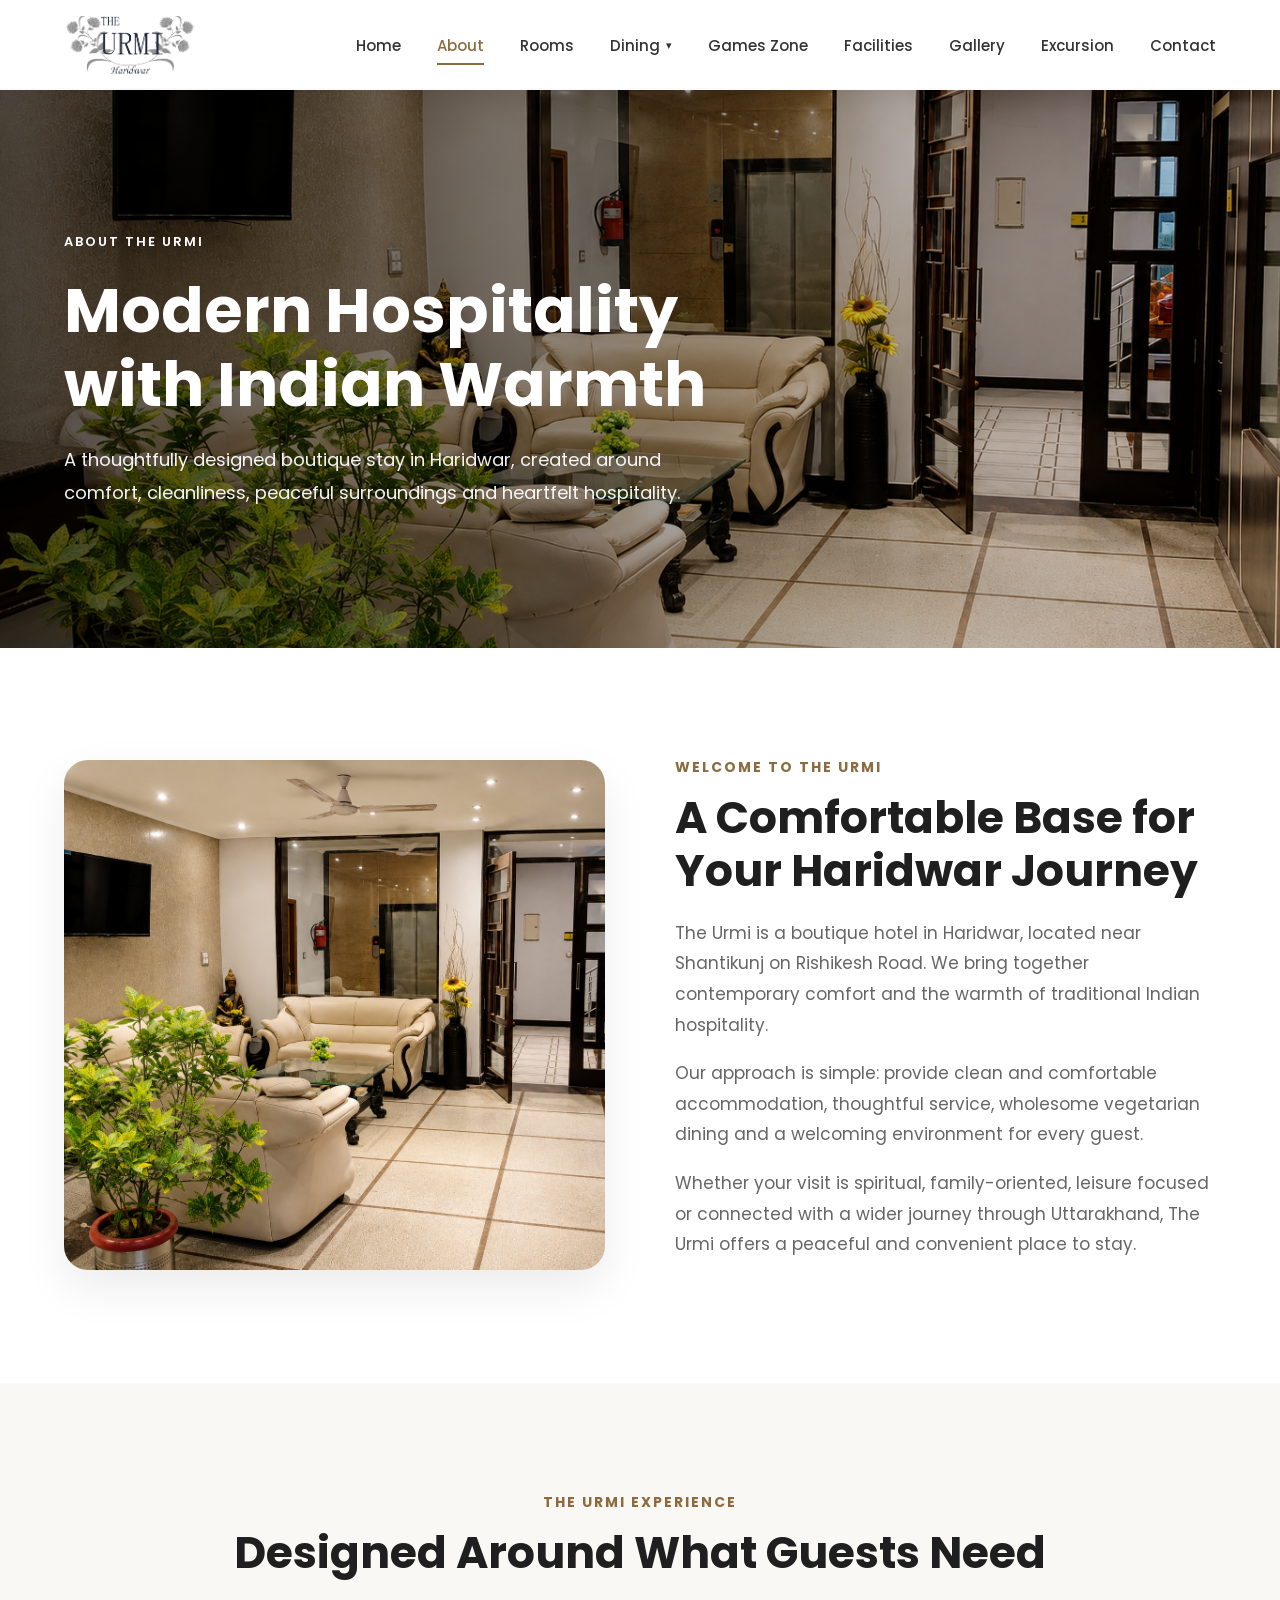
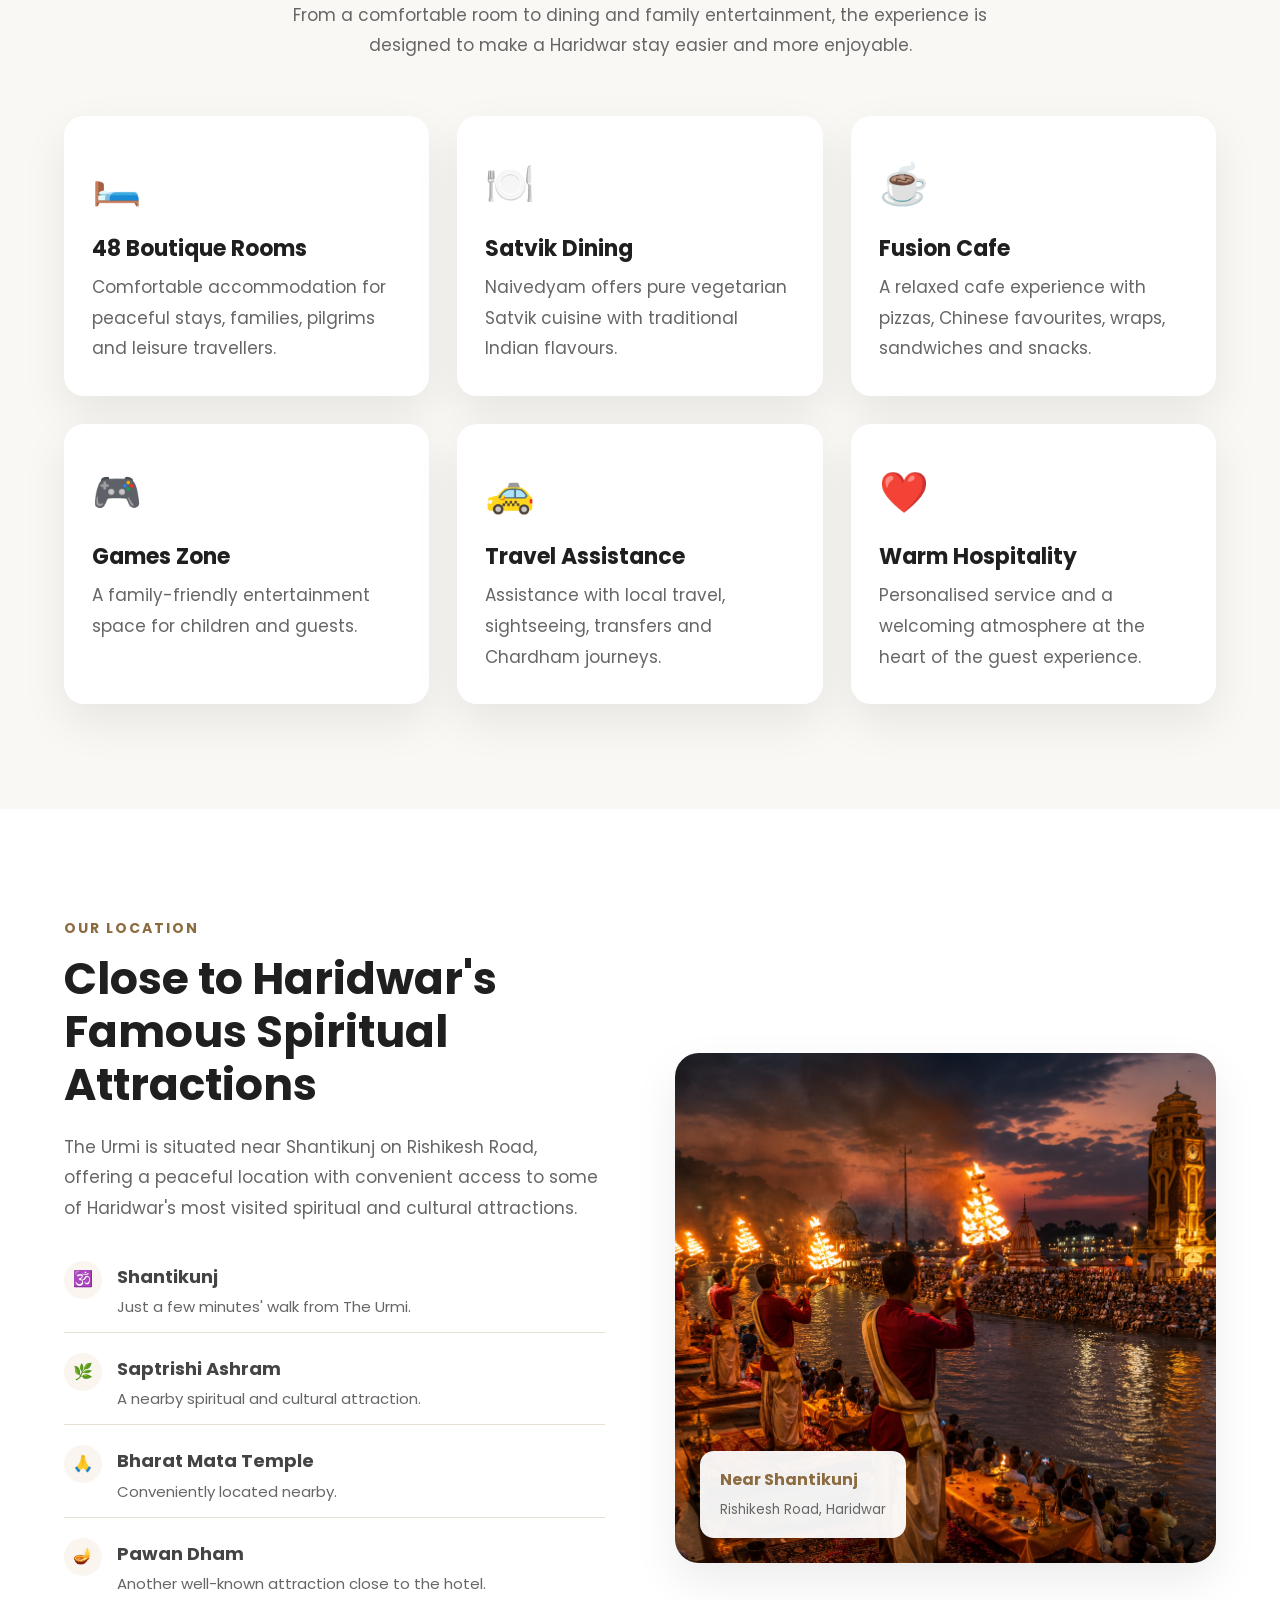
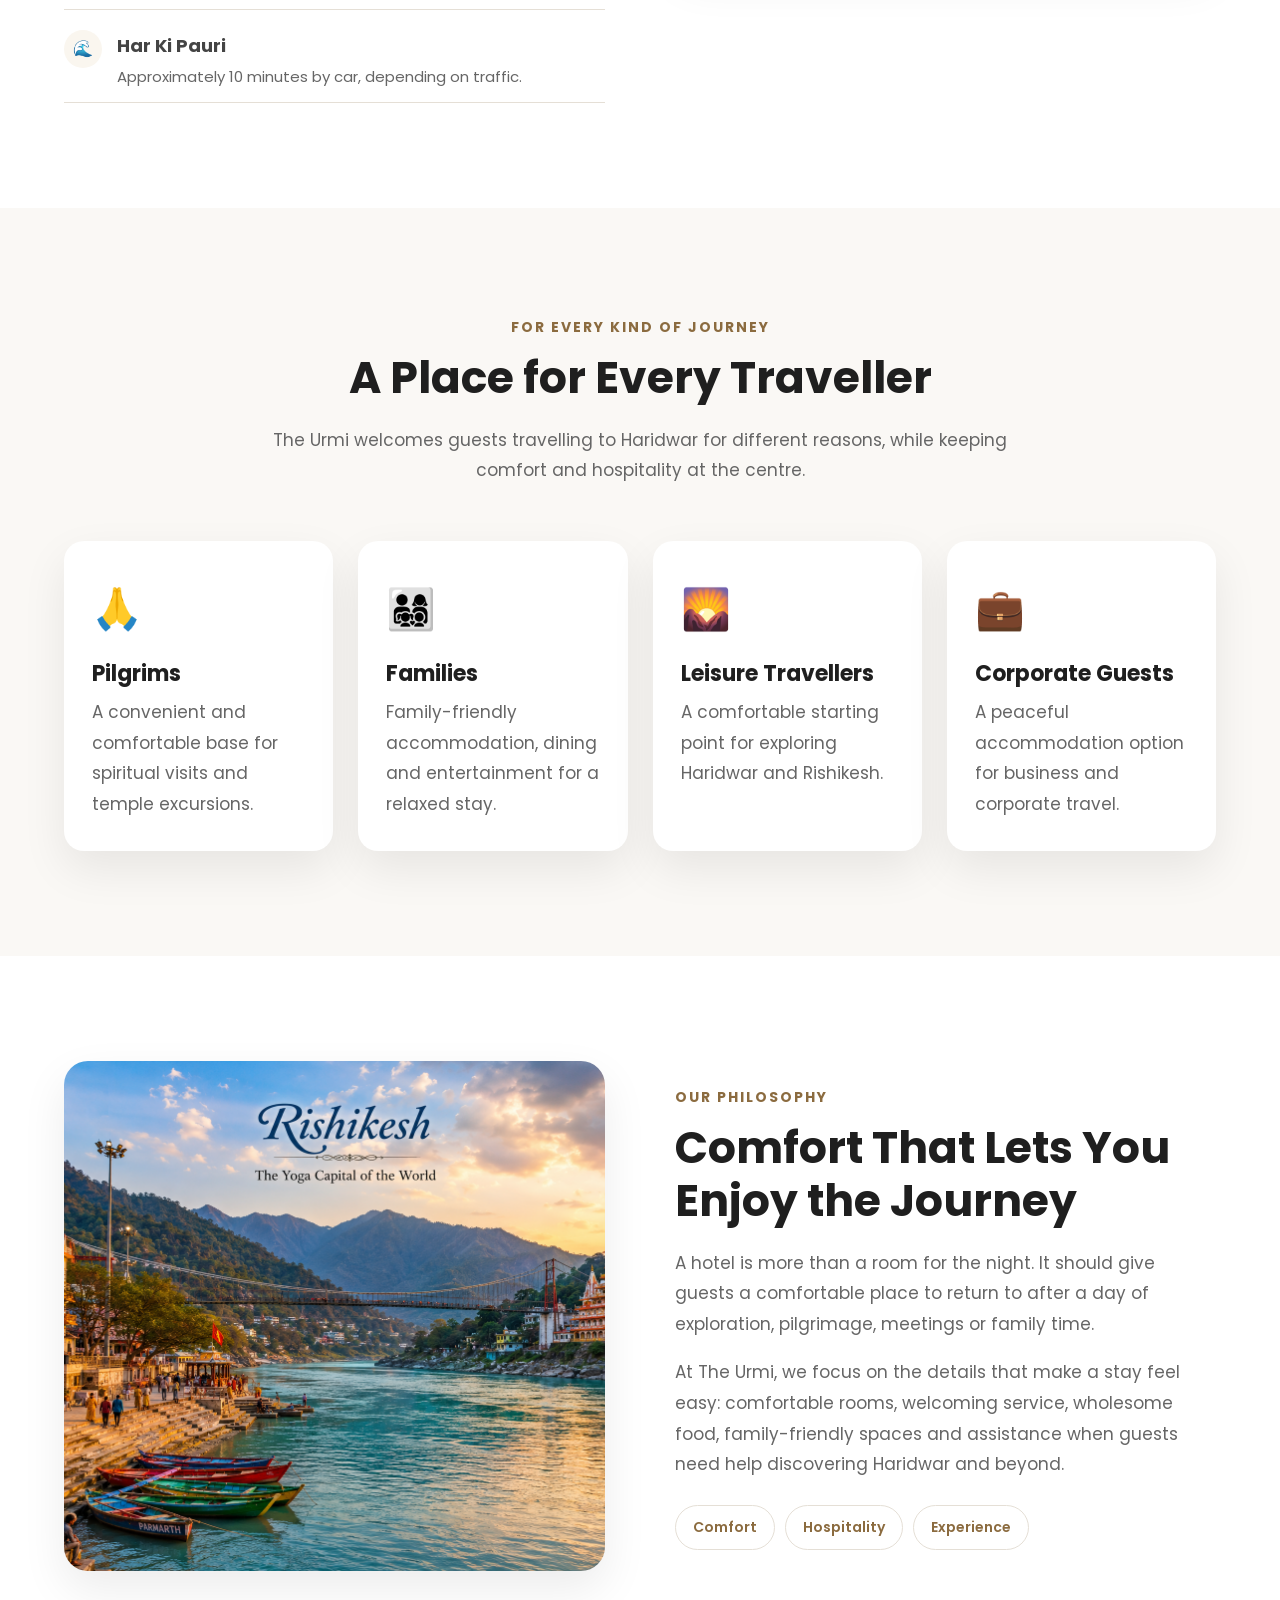
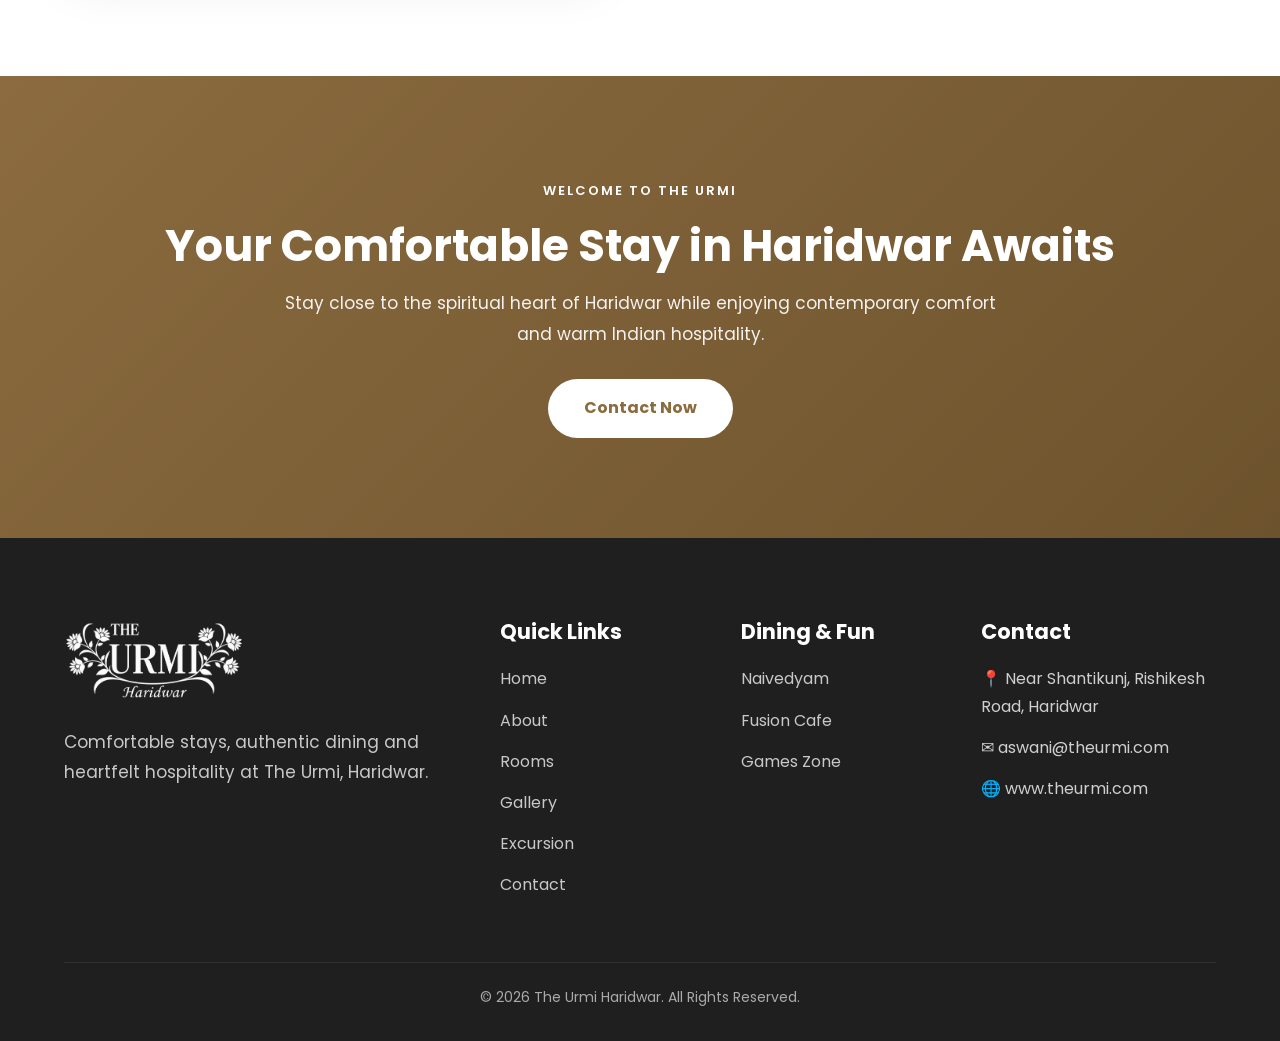
<file: about.html>
<!DOCTYPE html>
<html lang="en">
<head>
<meta charset="UTF-8">
<meta name="viewport" content="width=device-width, initial-scale=1.0">
<meta name="color-scheme" content="light">
<meta name="supported-color-schemes" content="light">
<title>About The Urmi | Boutique Hotel in Haridwar</title>
<meta name="description" content="Discover The Urmi, a boutique hotel near Shantikunj on Rishikesh Road in Haridwar, offering elegant rooms, Satvik dining, family-friendly experiences and convenient access to Haridwar attractions.">
<link rel="preconnect" href="https://fonts.googleapis.com">
<link rel="preconnect" href="https://fonts.gstatic.com" crossorigin>
<link href="https://fonts.googleapis.com/css2?family=Poppins:wght@300;400;500;600;700;800&display=swap" rel="stylesheet">
<link rel="stylesheet" href="assets/css/about.css">
<link rel="stylesheet" href="assets/css/menu.css">
<link rel="stylesheet" href="assets/css/footer.css">
</head>
<body>
<header><div class="container header-inner">
<a class="logo" href="index.html"><img src="assets/images/logo/logo.png" alt="The Urmi"></a>
<button class="menu-toggle" aria-label="Open Menu" aria-expanded="false">☰</button>
<nav>
<ul>
<li><a href="index.html">Home</a></li>
<li><a href="about.html" class="active">About</a></li>
<li><a href="rooms.html">Rooms</a></li>
<li class="dropdown">
<a href="#" class="dropdown-trigger">Dining <span>▾</span></a>
<div class="dropdown-menu">
<div class="dropdown-column">
<a href="naivedyam.html">
<div class="dropdown-icon">🍽</div>
<h4>Naivedyam</h4>
<p>Authentic Satvik Dining</p>
</a>
</div>
<div class="dropdown-divider"></div>
<div class="dropdown-column">
<a href="fusion-cafe.html">
<div class="dropdown-icon">☕</div>
<h4>Fusion Cafe</h4>
<p>Pizza • Chinese • Cafe</p>
</a>
</div>
</div>
</li>
<li><a href="games-zone.html">Games Zone</a></li>
<li><a href="index.html#facilities">Facilities</a></li>
<li><a href="gallery.html">Gallery</a></li>
<li><a href="excursion.html">Excursion</a></li>
<li><a href="index.html#contact">Contact</a></li>
</ul>
</nav>
</div></header>

<section class="hero"><img src="assets/images/about.jpg" alt="The Urmi Hotel"><div class="hero-overlay"></div><div class="container hero-inner">
<div><span>ABOUT THE URMI</span><h1>Modern Hospitality<br>with Indian Warmth</h1><p>A thoughtfully designed boutique stay in Haridwar, created around comfort, cleanliness, peaceful surroundings and heartfelt hospitality.</p></div>
</div></section>

<section class="section"><div class="container two-col">
<div class="photo"><img src="assets/images/about.jpg" alt="The Urmi boutique hotel"></div>
<div><span class="tag">WELCOME TO THE URMI</span><h2>A Comfortable Base for Your Haridwar Journey</h2>
<p>The Urmi is a boutique hotel in Haridwar, located near Shantikunj on Rishikesh Road. We bring together contemporary comfort and the warmth of traditional Indian hospitality.</p>
<p>Our approach is simple: provide clean and comfortable accommodation, thoughtful service, wholesome vegetarian dining and a welcoming environment for every guest.</p>
<p>Whether your visit is spiritual, family-oriented, leisure focused or connected with a wider journey through Uttarakhand, The Urmi offers a peaceful and convenient place to stay.</p></div>
</div></section>

<section class="section cream"><div class="container"><div class="title"><span>THE URMI EXPERIENCE</span><h2>Designed Around What Guests Need</h2><p>From a comfortable room to dining and family entertainment, the experience is designed to make a Haridwar stay easier and more enjoyable.</p></div>
<div class="cards">
<div><b>🛏️</b><h3>48 Boutique Rooms</h3><p>Comfortable accommodation for peaceful stays, families, pilgrims and leisure travellers.</p></div>
<div><b>🍽️</b><h3>Satvik Dining</h3><p>Naivedyam offers pure vegetarian Satvik cuisine with traditional Indian flavours.</p></div>
<div><b>☕</b><h3>Fusion Cafe</h3><p>A relaxed cafe experience with pizzas, Chinese favourites, wraps, sandwiches and snacks.</p></div>
<div><b>🎮</b><h3>Games Zone</h3><p>A family-friendly entertainment space for children and guests.</p></div>
<div><b>🚕</b><h3>Travel Assistance</h3><p>Assistance with local travel, sightseeing, transfers and Chardham journeys.</p></div>
<div><b>❤️</b><h3>Warm Hospitality</h3><p>Personalised service and a welcoming atmosphere at the heart of the guest experience.</p></div>
</div></div></section>

<section class="section"><div class="container two-col">
<div><span class="tag">OUR LOCATION</span><h2>Close to Haridwar's Famous Spiritual Attractions</h2>
<p>The Urmi is situated near Shantikunj on Rishikesh Road, offering a peaceful location with convenient access to some of Haridwar's most visited spiritual and cultural attractions.</p>
<div class="locations">
<div><b>🕉️</b><span><strong>Shantikunj</strong><small>Just a few minutes' walk from The Urmi.</small></span></div>
<div><b>🌿</b><span><strong>Saptrishi Ashram</strong><small>A nearby spiritual and cultural attraction.</small></span></div>
<div><b>🙏</b><span><strong>Bharat Mata Temple</strong><small>Conveniently located nearby.</small></span></div>
<div><b>🪔</b><span><strong>Pawan Dham</strong><small>Another well-known attraction close to the hotel.</small></span></div>
<div><b>🌊</b><span><strong>Har Ki Pauri</strong><small>Approximately 10 minutes by car, depending on traffic.</small></span></div>
</div></div>
<div class="photo"><img src="assets/images/experience/ganga-aarti.jpg" alt="Haridwar Ganga Aarti"><div class="badge"><strong>Near Shantikunj</strong><small>Rishikesh Road, Haridwar</small></div></div>
</div></section>

<section class="section cream"><div class="container"><div class="title"><span>FOR EVERY KIND OF JOURNEY</span><h2>A Place for Every Traveller</h2><p>The Urmi welcomes guests travelling to Haridwar for different reasons, while keeping comfort and hospitality at the centre.</p></div>
<div class="guest-grid"><div><b>🙏</b><h3>Pilgrims</h3><p>A convenient and comfortable base for spiritual visits and temple excursions.</p></div><div><b>👨‍👩‍👧‍👦</b><h3>Families</h3><p>Family-friendly accommodation, dining and entertainment for a relaxed stay.</p></div><div><b>🌄</b><h3>Leisure Travellers</h3><p>A comfortable starting point for exploring Haridwar and Rishikesh.</p></div><div><b>💼</b><h3>Corporate Guests</h3><p>A peaceful accommodation option for business and corporate travel.</p></div></div></div></section>

<section class="section"><div class="container two-col"><div class="photo"><img src="assets/images/experience/rishikesh.jpg" alt="Haridwar and Rishikesh experience"></div><div><span class="tag">OUR PHILOSOPHY</span><h2>Comfort That Lets You Enjoy the Journey</h2><p>A hotel is more than a room for the night. It should give guests a comfortable place to return to after a day of exploration, pilgrimage, meetings or family time.</p><p>At The Urmi, we focus on the details that make a stay feel easy: comfortable rooms, welcoming service, wholesome food, family-friendly spaces and assistance when guests need help discovering Haridwar and beyond.</p><div class="pills"><span>Comfort</span><span>Hospitality</span><span>Experience</span></div></div></div></section>

<section class="cta"><div class="container"><span>WELCOME TO THE URMI</span><h2>Your Comfortable Stay in Haridwar Awaits</h2><p>Stay close to the spiritual heart of Haridwar while enjoying contemporary comfort and warm Indian hospitality.</p><a href="index.html#contact">Contact Now</a></div></section>

<footer>
<div class="container">
<div class="footer-grid">

<div class="footer-about">
<div class="footer-logo">
<img src="assets/images/logo/logo-white.png" alt="The Urmi">
</div>
<p>Comfortable stays, authentic dining and heartfelt hospitality at The Urmi, Haridwar.</p>
</div>

<div>
<h3 class="footer-title">Quick Links</h3>
<ul class="footer-links">
<li><a href="index.html">Home</a></li>
<li><a href="about.html">About</a></li>
<li><a href="rooms.html">Rooms</a></li>
<li><a href="gallery.html">Gallery</a></li>
<li><a href="excursion.html">Excursion</a></li>
<li><a href="index.html#contact">Contact</a></li>
</ul>
</div>

<div>
<h3 class="footer-title">Dining & Fun</h3>
<ul class="footer-links">
<li><a href="naivedyam.html">Naivedyam</a></li>
<li><a href="fusion-cafe.html">Fusion Cafe</a></li>
<li><a href="games-zone.html">Games Zone</a></li>
</ul>
</div>

<div>
<h3 class="footer-title">Contact</h3>
<ul class="footer-contact">
<li>📍 Near Shantikunj, Rishikesh Road, Haridwar</li>
<li>✉ aswani@theurmi.com</li>
<li>🌐 www.theurmi.com</li>
</ul>
</div>

</div>

<div class="footer-bottom">
<p>© 2026 The Urmi Haridwar. All Rights Reserved.</p>
</div>

</div>
</footer>

<script>
document.addEventListener("DOMContentLoaded",function(){
const t=document.querySelector(".menu-toggle"),n=document.querySelector("nav"),d=document.querySelector(".dropdown"),dl=document.querySelector(".dropdown-trigger");
if(t&&n)t.addEventListener("click",function(){const o=n.classList.toggle("mobile-open");t.setAttribute("aria-expanded",o?"true":"false")});
if(dl)dl.addEventListener("click",function(e){if(innerWidth<=768){e.preventDefault();d.classList.toggle("mobile-open")}});
n.querySelectorAll("a[href]:not(.dropdown-trigger)").forEach(a=>a.addEventListener("click",function(){if(innerWidth<=768){n.classList.remove("mobile-open");t.setAttribute("aria-expanded","false")}}));
});
</script>
</body></html>
</file>
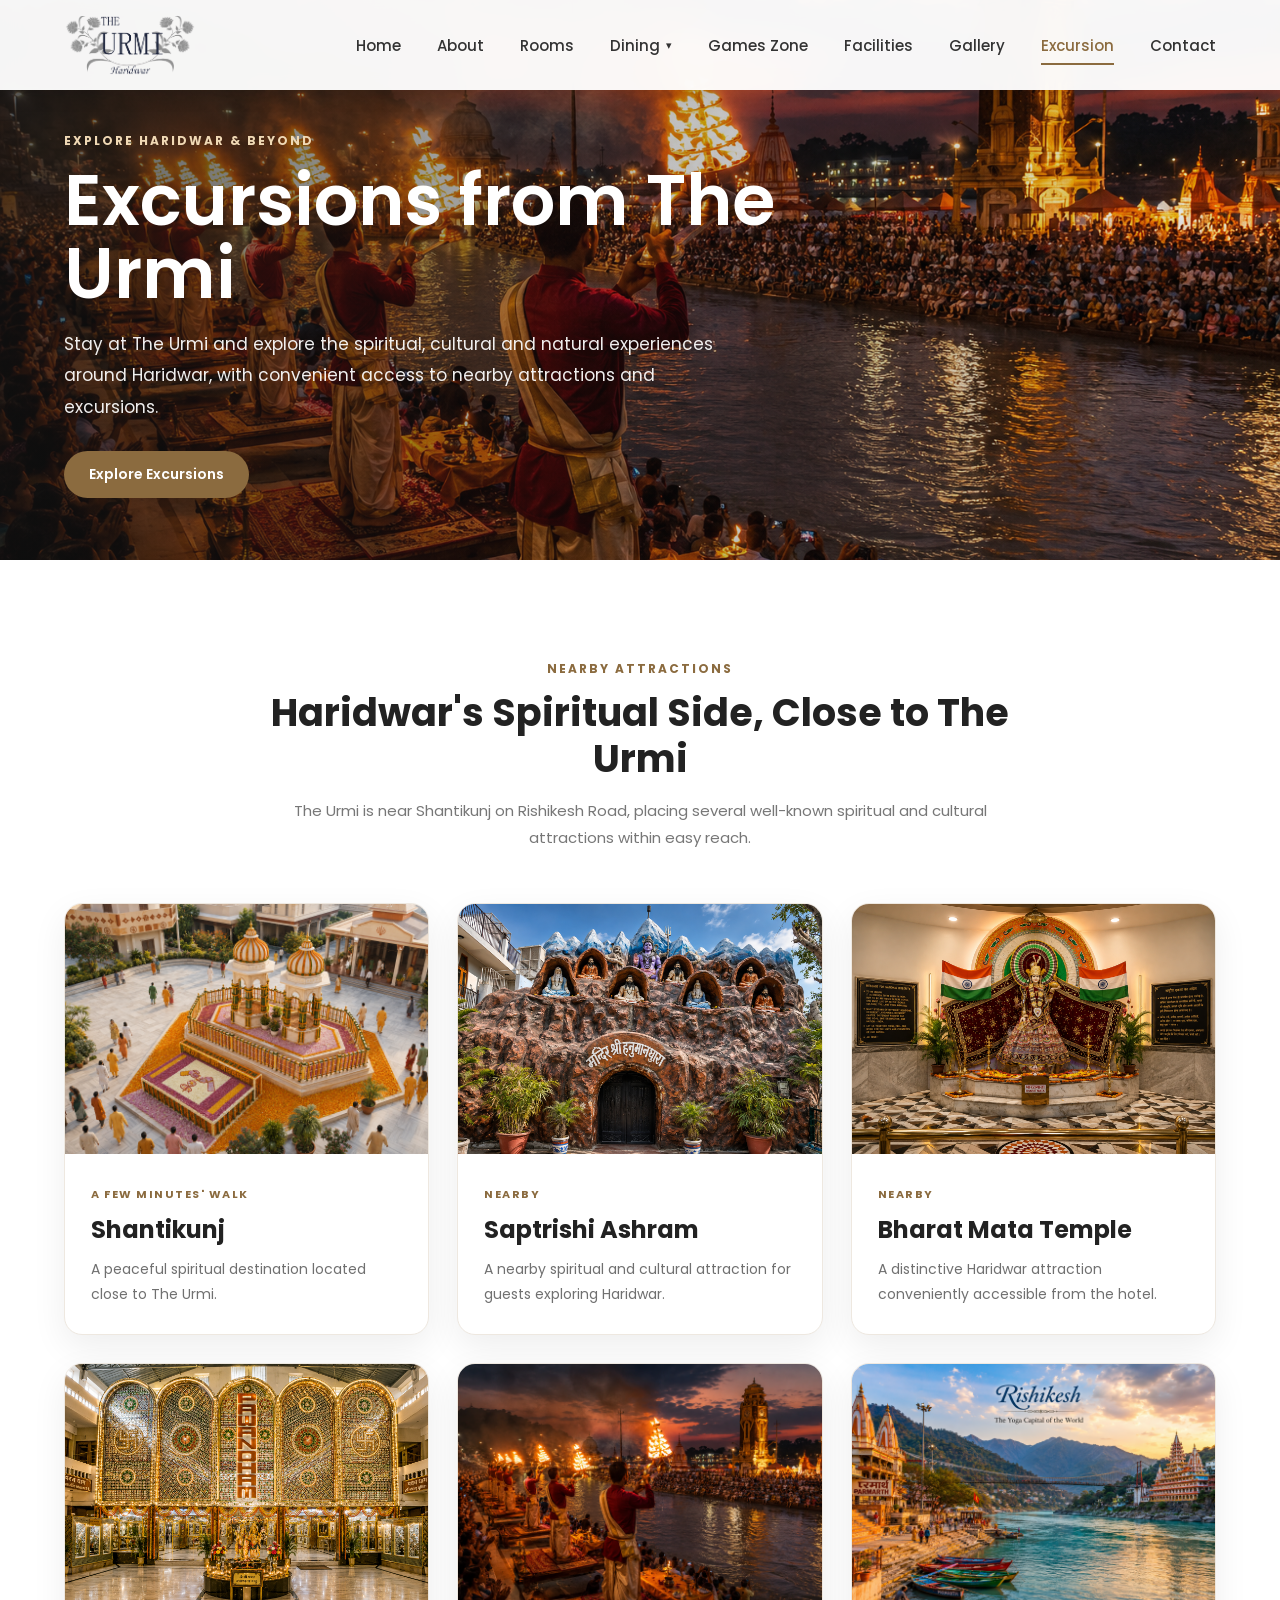
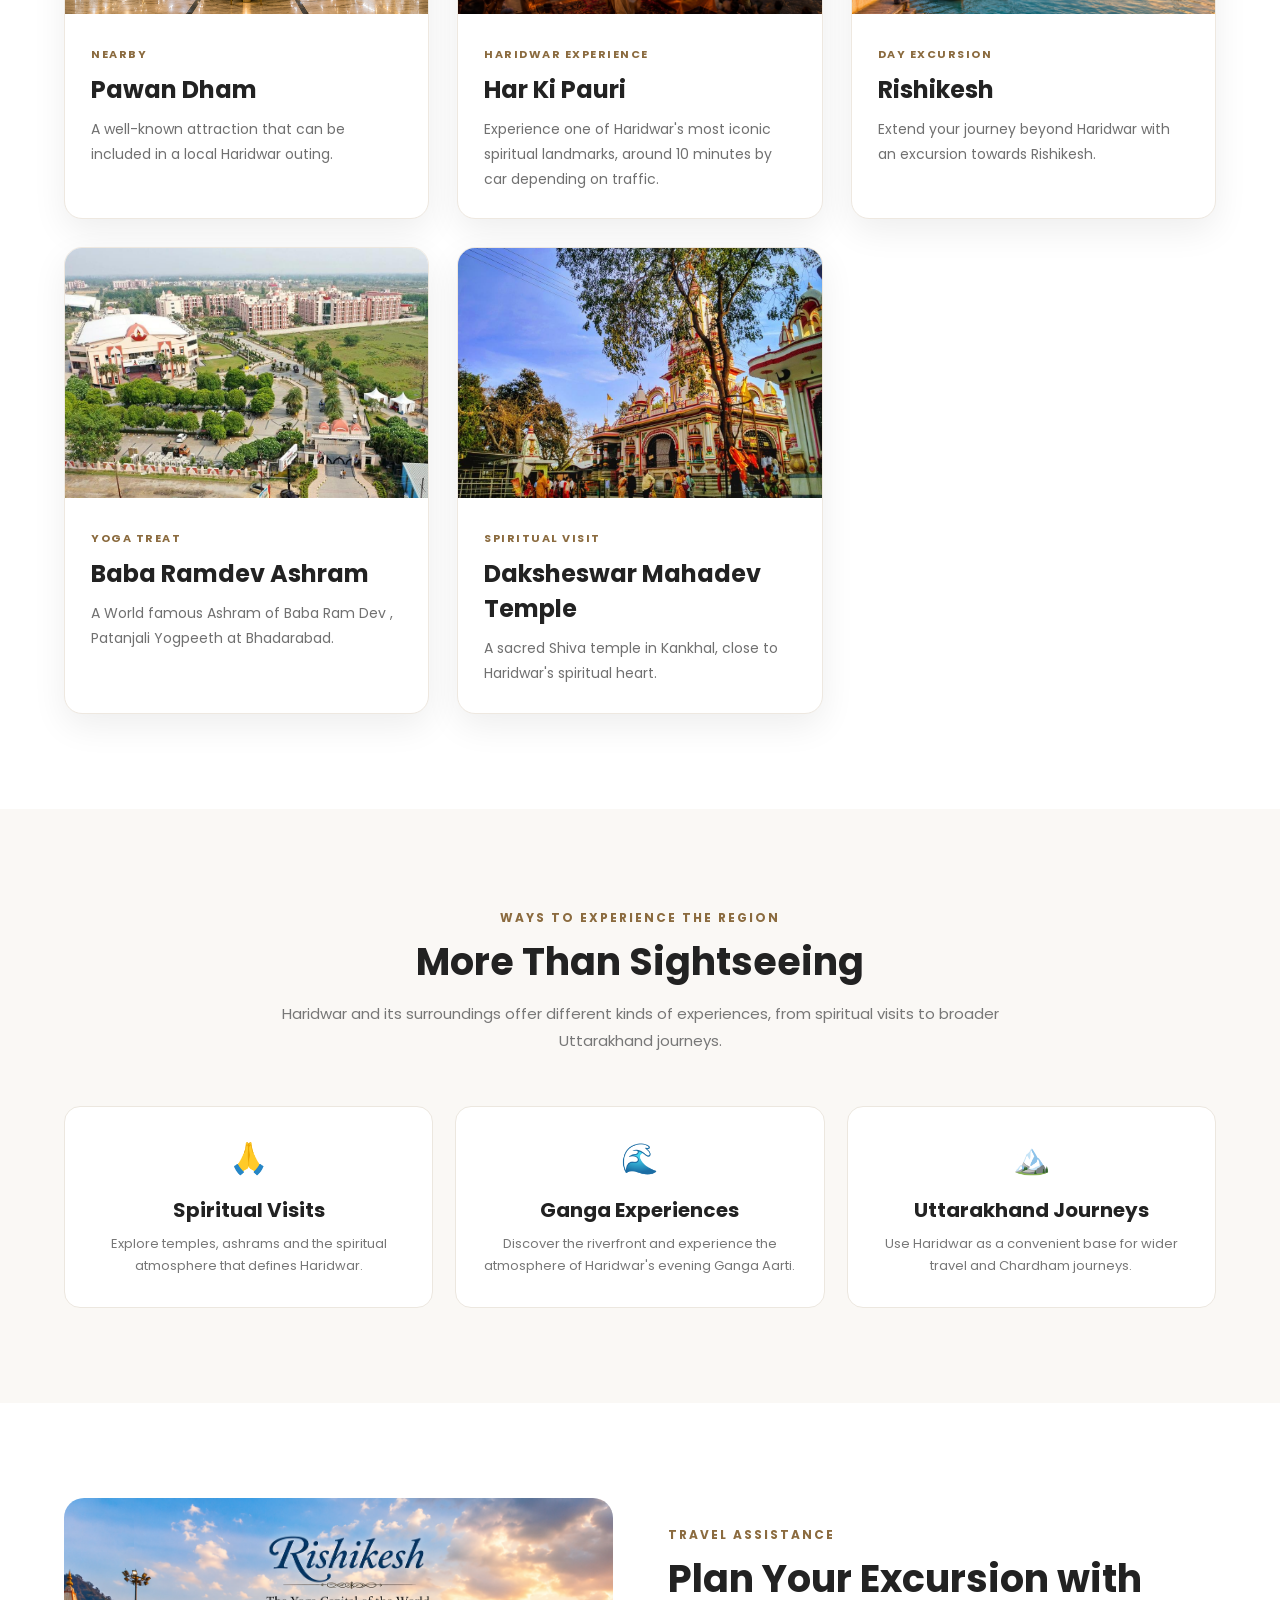
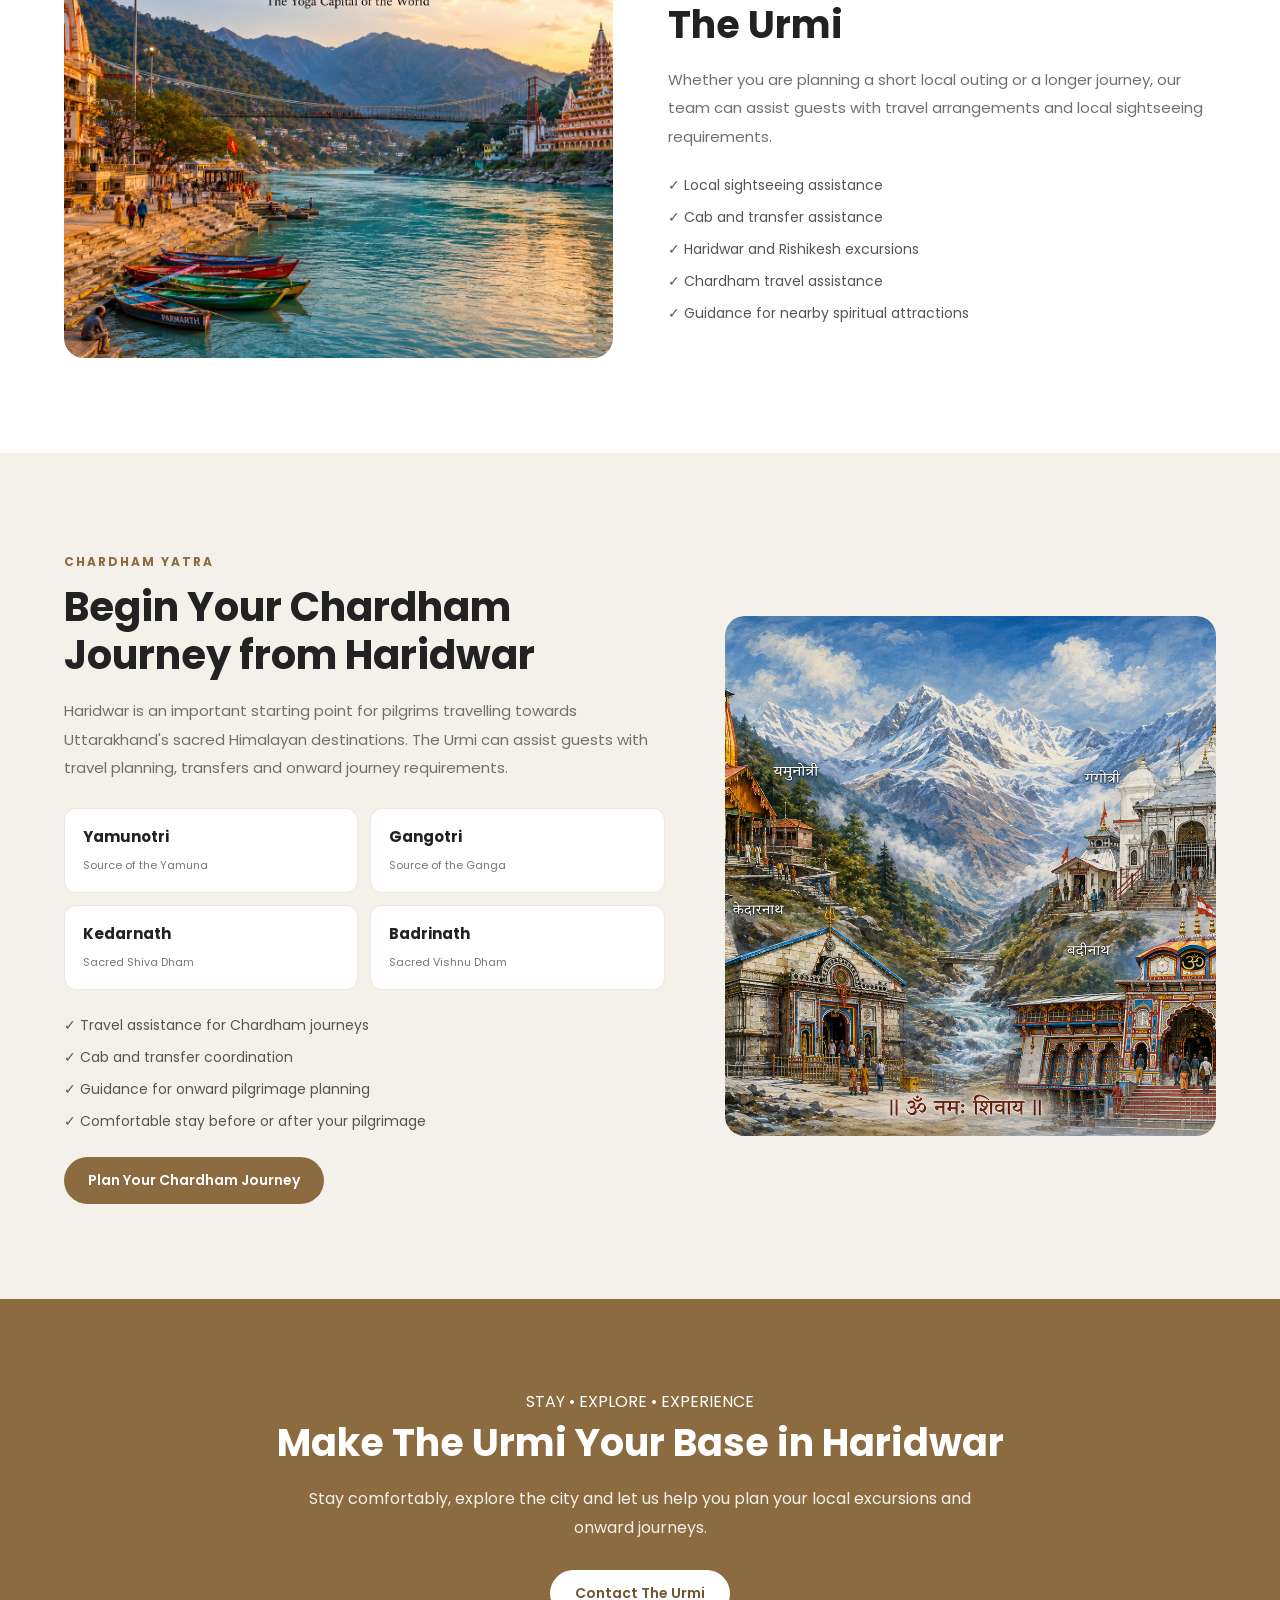
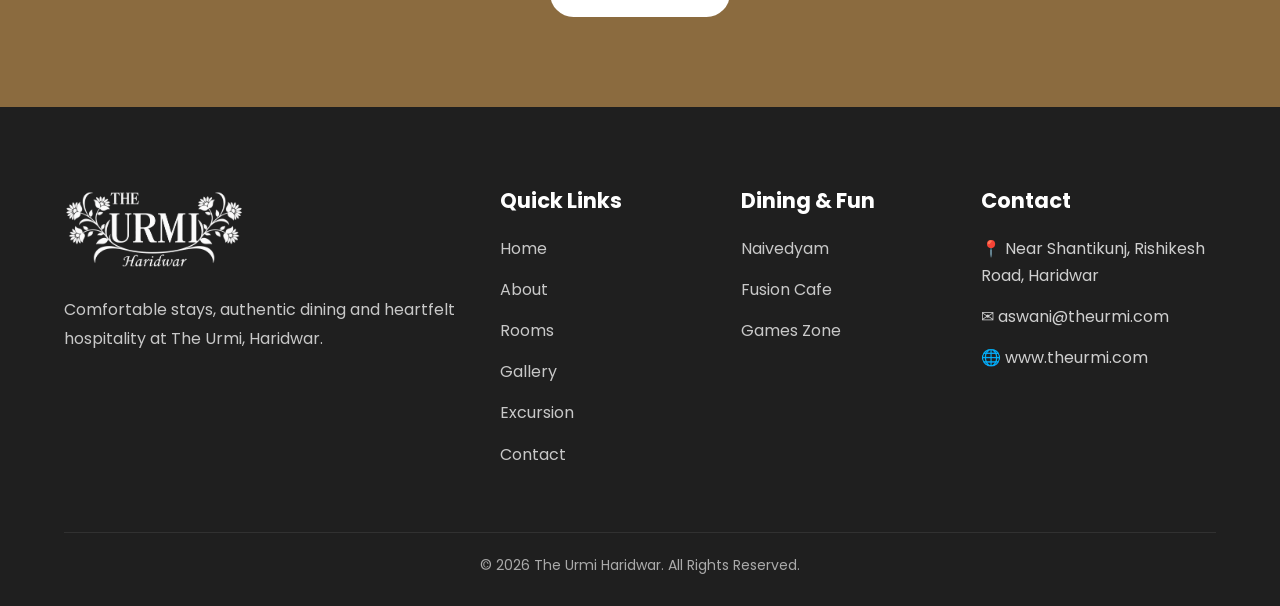
<file: excursion.html>
<!DOCTYPE html>
<html lang="en">
<head>
<meta charset="UTF-8">
<meta name="viewport" content="width=device-width, initial-scale=1.0">
<meta name="color-scheme" content="light">
<meta name="supported-color-schemes" content="light">

<title>Excursion | Haridwar Sightseeing & Experiences | The Urmi</title>
<meta name="description" content="Explore Haridwar excursions and nearby spiritual attractions from The Urmi near Shantikunj, including Saptrishi Ashram, Bharat Mata Temple, Pawan Dham, Har Ki Pauri and Rishikesh.">

<link rel="preconnect" href="https://fonts.googleapis.com">
<link rel="preconnect" href="https://fonts.gstatic.com" crossorigin>
<link href="https://fonts.googleapis.com/css2?family=Poppins:wght@300;400;500;600;700;800&display=swap" rel="stylesheet">

<link rel="stylesheet" href="assets/css/excursion.css">
<link rel="stylesheet" href="assets/css/menu.css">
<link rel="stylesheet" href="assets/css/footer.css">
</head>

<body>

<header>
<div class="container">

<a href="index.html" class="logo">
<img src="assets/images/logo/logo.png" alt="The Urmi">
</a>

<button class="menu-toggle" aria-label="Open Menu" aria-expanded="false">☰</button>

<nav>
<ul>
<li><a href="index.html">Home</a></li>
<li><a href="about.html">About</a></li>
<li><a href="rooms.html">Rooms</a></li>

<li class="dropdown">
<a href="#" class="dropdown-trigger">Dining <span>▾</span></a>

<div class="dropdown-menu">

<div class="dropdown-column">
<a href="naivedyam.html">
<div class="dropdown-icon">🍽</div>
<h4>Naivedyam</h4>
<p>Authentic Satvik Dining</p>
</a>
</div>

<div class="dropdown-divider"></div>

<div class="dropdown-column">
<a href="fusion-cafe.html">
<div class="dropdown-icon">☕</div>
<h4>Fusion Cafe</h4>
<p>Pizza • Chinese • Cafe</p>
</a>
</div>

</div>
</li>

<li><a href="games-zone.html">Games Zone</a></li>
<li><a href="index.html#facilities">Facilities</a></li>
<li><a href="gallery.html">Gallery</a></li>
<li><a href="excursion.html" class="active">Excursion</a></li>
<li><a href="index.html#contact">Contact</a></li>
</ul>
</nav>

</div>
</header>

<section class="excursion-hero">

<img src="assets/images/experience/ganga-aarti.jpg" alt="Ganga Aarti experience in Haridwar">

<div class="container">
<div class="excursion-hero-content">

<span>EXPLORE HARIDWAR & BEYOND</span>

<h1>Excursions from The Urmi</h1>

<p>
Stay at The Urmi and explore the spiritual, cultural and natural experiences around Haridwar, with convenient access to nearby attractions and excursions.
</p>

<a href="#nearby" class="excursion-btn">Explore Excursions</a>

</div>
</div>

</section>

<section class="section" id="nearby">

<div class="container">

<div class="section-title">
<span>NEARBY ATTRACTIONS</span>
<h2>Haridwar's Spiritual Side, Close to The Urmi</h2>
<p>
The Urmi is near Shantikunj on Rishikesh Road, placing several well-known spiritual and cultural attractions within easy reach.
</p>
</div>

<div class="excursion-grid">

<article class="excursion-card">
<div class="excursion-image">
<img src="assets/images/experience/shantikunj.jpg" alt="Shantikunj near The Urmi" loading="lazy">
</div>
<div class="excursion-content">
<span class="excursion-distance">A FEW MINUTES' WALK</span>
<h3>Shantikunj</h3>
<p>A peaceful spiritual destination located close to The Urmi.</p>
</div>
</article>

<article class="excursion-card">
<div class="excursion-image">
<img src="assets/images/experience/saptrishi.jpg" alt="Saptrishi Ashram near Haridwar" loading="lazy">
</div>
<div class="excursion-content">
<span class="excursion-distance">NEARBY</span>
<h3>Saptrishi Ashram</h3>
<p>A nearby spiritual and cultural attraction for guests exploring Haridwar.</p>
</div>
</article>

<article class="excursion-card">
<div class="excursion-image">
<img src="assets/images/experience/bharat-mata.jpg" alt="Bharat Mata Temple in Haridwar" loading="lazy">
</div>
<div class="excursion-content">
<span class="excursion-distance">NEARBY</span>
<h3>Bharat Mata Temple</h3>
<p>A distinctive Haridwar attraction conveniently accessible from the hotel.</p>
</div>
</article>

<article class="excursion-card">
<div class="excursion-image">
<img src="assets/images/experience/pawan-dham.jpg" alt="Pawan Dham in Haridwar" loading="lazy">
</div>
<div class="excursion-content">
<span class="excursion-distance">NEARBY</span>
<h3>Pawan Dham</h3>
<p>A well-known attraction that can be included in a local Haridwar outing.</p>
</div>
</article>

<article class="excursion-card">
<div class="excursion-image">
<img src="assets/images/experience/ganga-aarti.jpg" alt="Ganga Aarti in Haridwar" loading="lazy">
</div>
<div class="excursion-content">
<span class="excursion-distance">HARIDWAR EXPERIENCE</span>
<h3>Har Ki Pauri</h3>
<p>Experience one of Haridwar's most iconic spiritual landmarks, around 10 minutes by car depending on traffic.</p>
</div>
</article>

<article class="excursion-card">
<div class="excursion-image">
<img src="assets/images/experience/rishikesh.jpg" alt="Rishikesh excursion" loading="lazy">
</div>
<div class="excursion-content">
<span class="excursion-distance">DAY EXCURSION</span>
<h3>Rishikesh</h3>
<p>Extend your journey beyond Haridwar with an excursion towards Rishikesh.</p>
</div>
</article>

<article class="excursion-card">
<div class="excursion-image">
<img src="assets/images/experience/patanjali-yogpeeth.jpg" alt="Patanjali Yogpeeth, Haridwar" loading="lazy">
</div>
<div class="excursion-content">
<span class="excursion-distance">YOGA TREAT</span>
<h3>Baba Ramdev Ashram</h3>
<p>A World famous Ashram of Baba Ram Dev , Patanjali Yogpeeth at Bhadarabad.</p>
</div>
</article>

<article class="excursion-card">
<div class="excursion-image">
<img src="assets/images/experience/daksheswar-mahadev.jpg" alt="Daksheswar Mahadev Temple in Kankhal, Haridwar" loading="lazy">
</div>
<div class="excursion-content">
<span class="excursion-distance">SPIRITUAL VISIT</span>
<h3>Daksheswar Mahadev Temple</h3>
<p>A sacred Shiva temple in Kankhal, close to Haridwar's spiritual heart.</p>
</div>
</article>

</div>
</div>

</section>

<section class="section cream">

<div class="container">

<div class="section-title">
<span>WAYS TO EXPERIENCE THE REGION</span>
<h2>More Than Sightseeing</h2>
<p>
Haridwar and its surroundings offer different kinds of experiences, from spiritual visits to broader Uttarakhand journeys.
</p>
</div>

<div class="experience-grid">

<div class="experience-card">
<div class="experience-icon">🙏</div>
<h3>Spiritual Visits</h3>
<p>Explore temples, ashrams and the spiritual atmosphere that defines Haridwar.</p>
</div>

<div class="experience-card">
<div class="experience-icon">🌊</div>
<h3>Ganga Experiences</h3>
<p>Discover the riverfront and experience the atmosphere of Haridwar's evening Ganga Aarti.</p>
</div>

<div class="experience-card">
<div class="experience-icon">🏔️</div>
<h3>Uttarakhand Journeys</h3>
<p>Use Haridwar as a convenient base for wider travel and Chardham journeys.</p>
</div>

</div>

</div>

</section>

<section class="section">

<div class="container journey-grid">

<div class="journey-image">
<img src="assets/images/experience/rishikesh.jpg" alt="Rishikesh excursion from Haridwar" loading="lazy">
</div>

<div class="journey-content">

<span>TRAVEL ASSISTANCE</span>

<h2>Plan Your Excursion with The Urmi</h2>

<p>
Whether you are planning a short local outing or a longer journey, our team can assist guests with travel arrangements and local sightseeing requirements.
</p>

<ul class="journey-list">
<li>✓ Local sightseeing assistance</li>
<li>✓ Cab and transfer assistance</li>
<li>✓ Haridwar and Rishikesh excursions</li>
<li>✓ Chardham travel assistance</li>
<li>✓ Guidance for nearby spiritual attractions</li>
</ul>

</div>

</div>

</section>

<section class="chardham-section">
<div class="container">

<div class="chardham-content">

<div class="chardham-copy">
<span>CHARDHAM YATRA</span>
<h2>Begin Your Chardham Journey from Haridwar</h2>

<p>
Haridwar is an important starting point for pilgrims travelling towards Uttarakhand's sacred Himalayan destinations. The Urmi can assist guests with travel planning, transfers and onward journey requirements.
</p>

<div class="chardham-dhams">
<div>
<strong>Yamunotri</strong>
<span>Source of the Yamuna</span>
</div>
<div>
<strong>Gangotri</strong>
<span>Source of the Ganga</span>
</div>
<div>
<strong>Kedarnath</strong>
<span>Sacred Shiva Dham</span>
</div>
<div>
<strong>Badrinath</strong>
<span>Sacred Vishnu Dham</span>
</div>
</div>

<ul class="journey-list chardham-list">
<li>✓ Travel assistance for Chardham journeys</li>
<li>✓ Cab and transfer coordination</li>
<li>✓ Guidance for onward pilgrimage planning</li>
<li>✓ Comfortable stay before or after your pilgrimage</li>
</ul>

<a href="index.html#contact" class="chardham-btn">Plan Your Chardham Journey</a>
</div>

<div class="chardham-image">
<img src="assets/images/experience/chardham.jpg" alt="Chardham Yatra in Uttarakhand" loading="lazy">
</div>

</div>
</div>
</section>

<section class="excursion-cta">

<div class="container">

<span>STAY • EXPLORE • EXPERIENCE</span>

<h2>Make The Urmi Your Base in Haridwar</h2>

<p>
Stay comfortably, explore the city and let us help you plan your local excursions and onward journeys.
</p>

<a href="index.html#contact">Contact The Urmi</a>

</div>

</section>

<footer>
<div class="container">
<div class="footer-grid">

<div class="footer-about">
<div class="footer-logo">
<img src="assets/images/logo/logo-white.png" alt="The Urmi">
</div>
<p>Comfortable stays, authentic dining and heartfelt hospitality at The Urmi, Haridwar.</p>
</div>

<div>
<h3 class="footer-title">Quick Links</h3>
<ul class="footer-links">
<li><a href="index.html">Home</a></li>
<li><a href="about.html">About</a></li>
<li><a href="rooms.html">Rooms</a></li>
<li><a href="gallery.html">Gallery</a></li>
<li><a href="excursion.html">Excursion</a></li>
<li><a href="index.html#contact">Contact</a></li>
</ul>
</div>

<div>
<h3 class="footer-title">Dining & Fun</h3>
<ul class="footer-links">
<li><a href="naivedyam.html">Naivedyam</a></li>
<li><a href="fusion-cafe.html">Fusion Cafe</a></li>
<li><a href="games-zone.html">Games Zone</a></li>
</ul>
</div>

<div>
<h3 class="footer-title">Contact</h3>
<ul class="footer-contact">
<li>📍 Near Shantikunj, Rishikesh Road, Haridwar</li>
<li>✉ aswani@theurmi.com</li>
<li>🌐 www.theurmi.com</li>
</ul>
</div>

</div>

<div class="footer-bottom">
<p>© 2026 The Urmi Haridwar. All Rights Reserved.</p>
</div>

</div>
</footer>

<script>
document.addEventListener("DOMContentLoaded", function () {

    const menuToggle = document.querySelector(".menu-toggle");
    const nav = document.querySelector("header nav");
    const dropdown = document.querySelector(".dropdown");
    const dropdownTrigger = document.querySelector(".dropdown-trigger");

    if (menuToggle && nav) {
        menuToggle.addEventListener("click", function () {
            const open = nav.classList.toggle("mobile-open");
            menuToggle.setAttribute("aria-expanded", open ? "true" : "false");
        });
    }

    if (dropdown && dropdownTrigger) {
        dropdownTrigger.addEventListener("click", function (event) {
            if (window.innerWidth <= 768) {
                event.preventDefault();
                dropdown.classList.toggle("mobile-open");
            }
        });
    }

    if (nav) {
        nav.querySelectorAll("a[href]:not(.dropdown-trigger)").forEach(function (link) {
            link.addEventListener("click", function () {
                if (window.innerWidth <= 768) {
                    nav.classList.remove("mobile-open");
                    if (menuToggle) {
                        menuToggle.setAttribute("aria-expanded", "false");
                    }
                }
            });
        });
    }

});
</script>

</body>
</html>
</file>
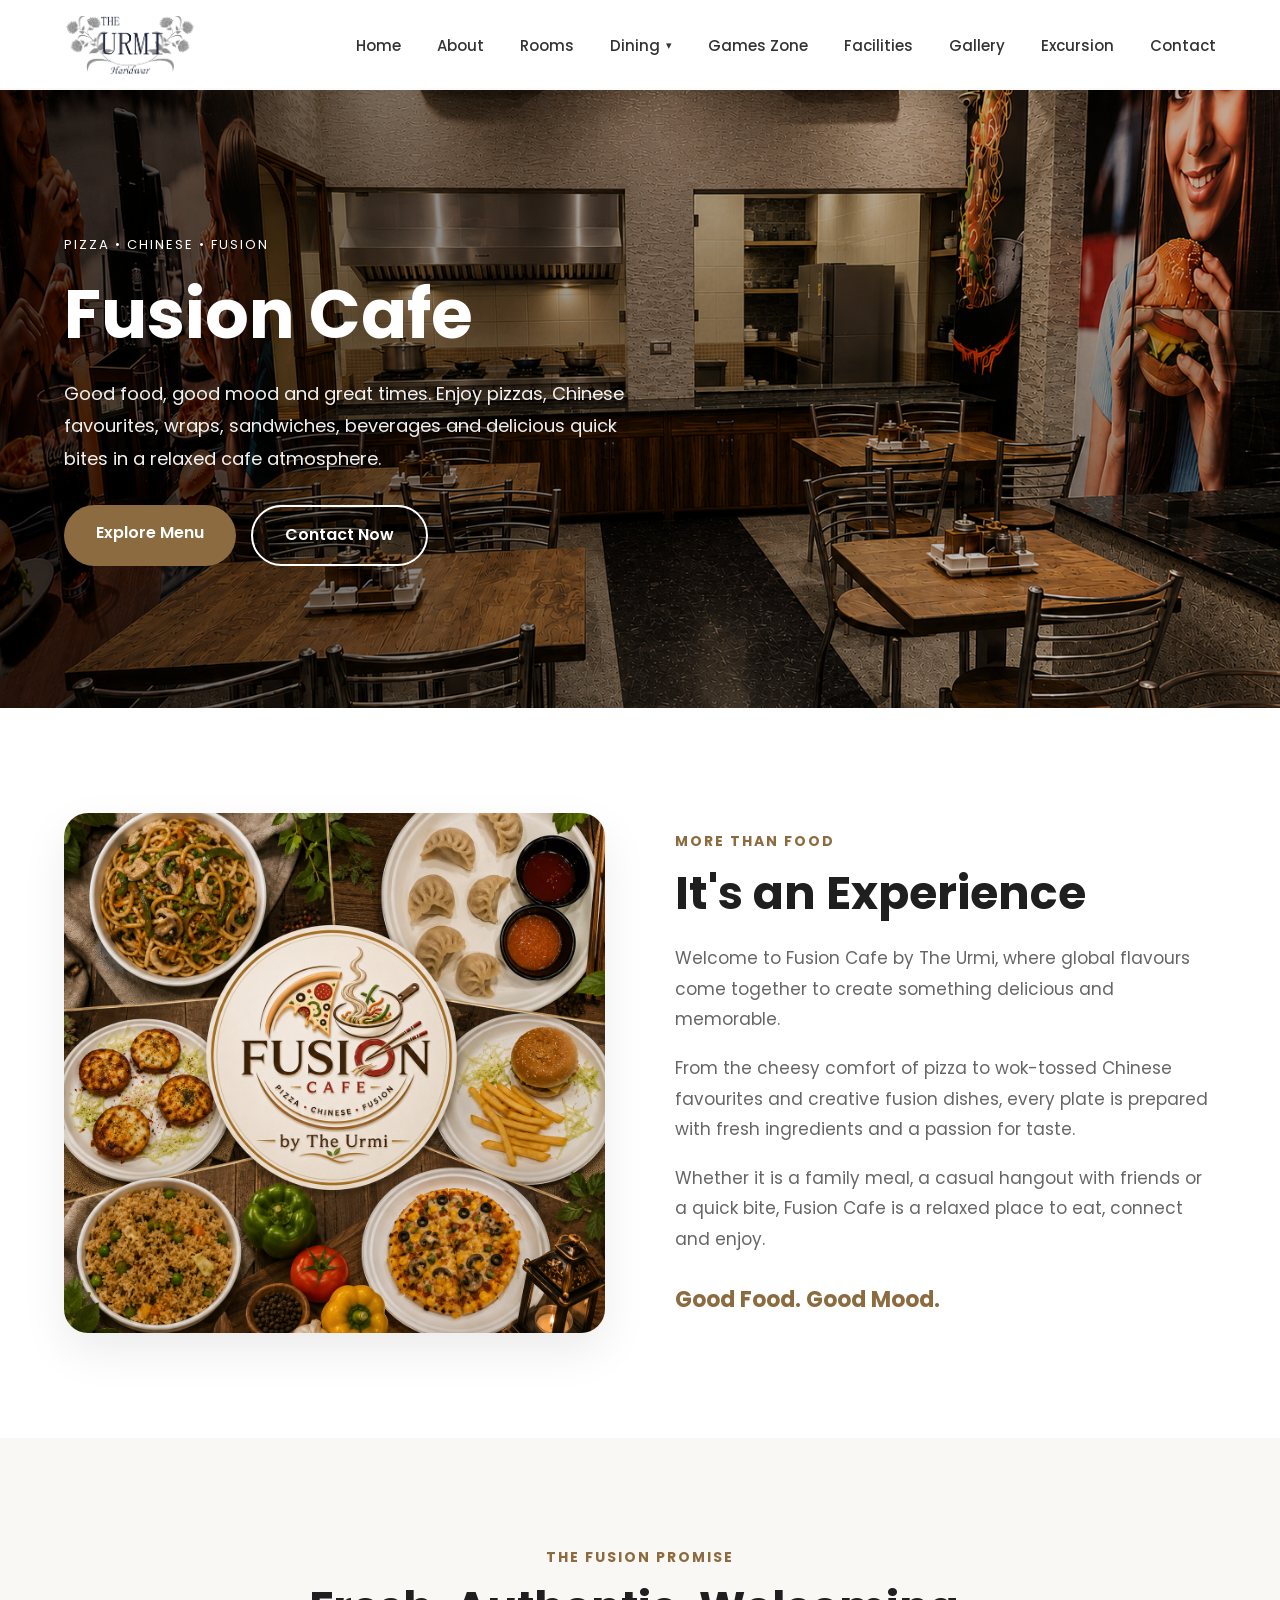
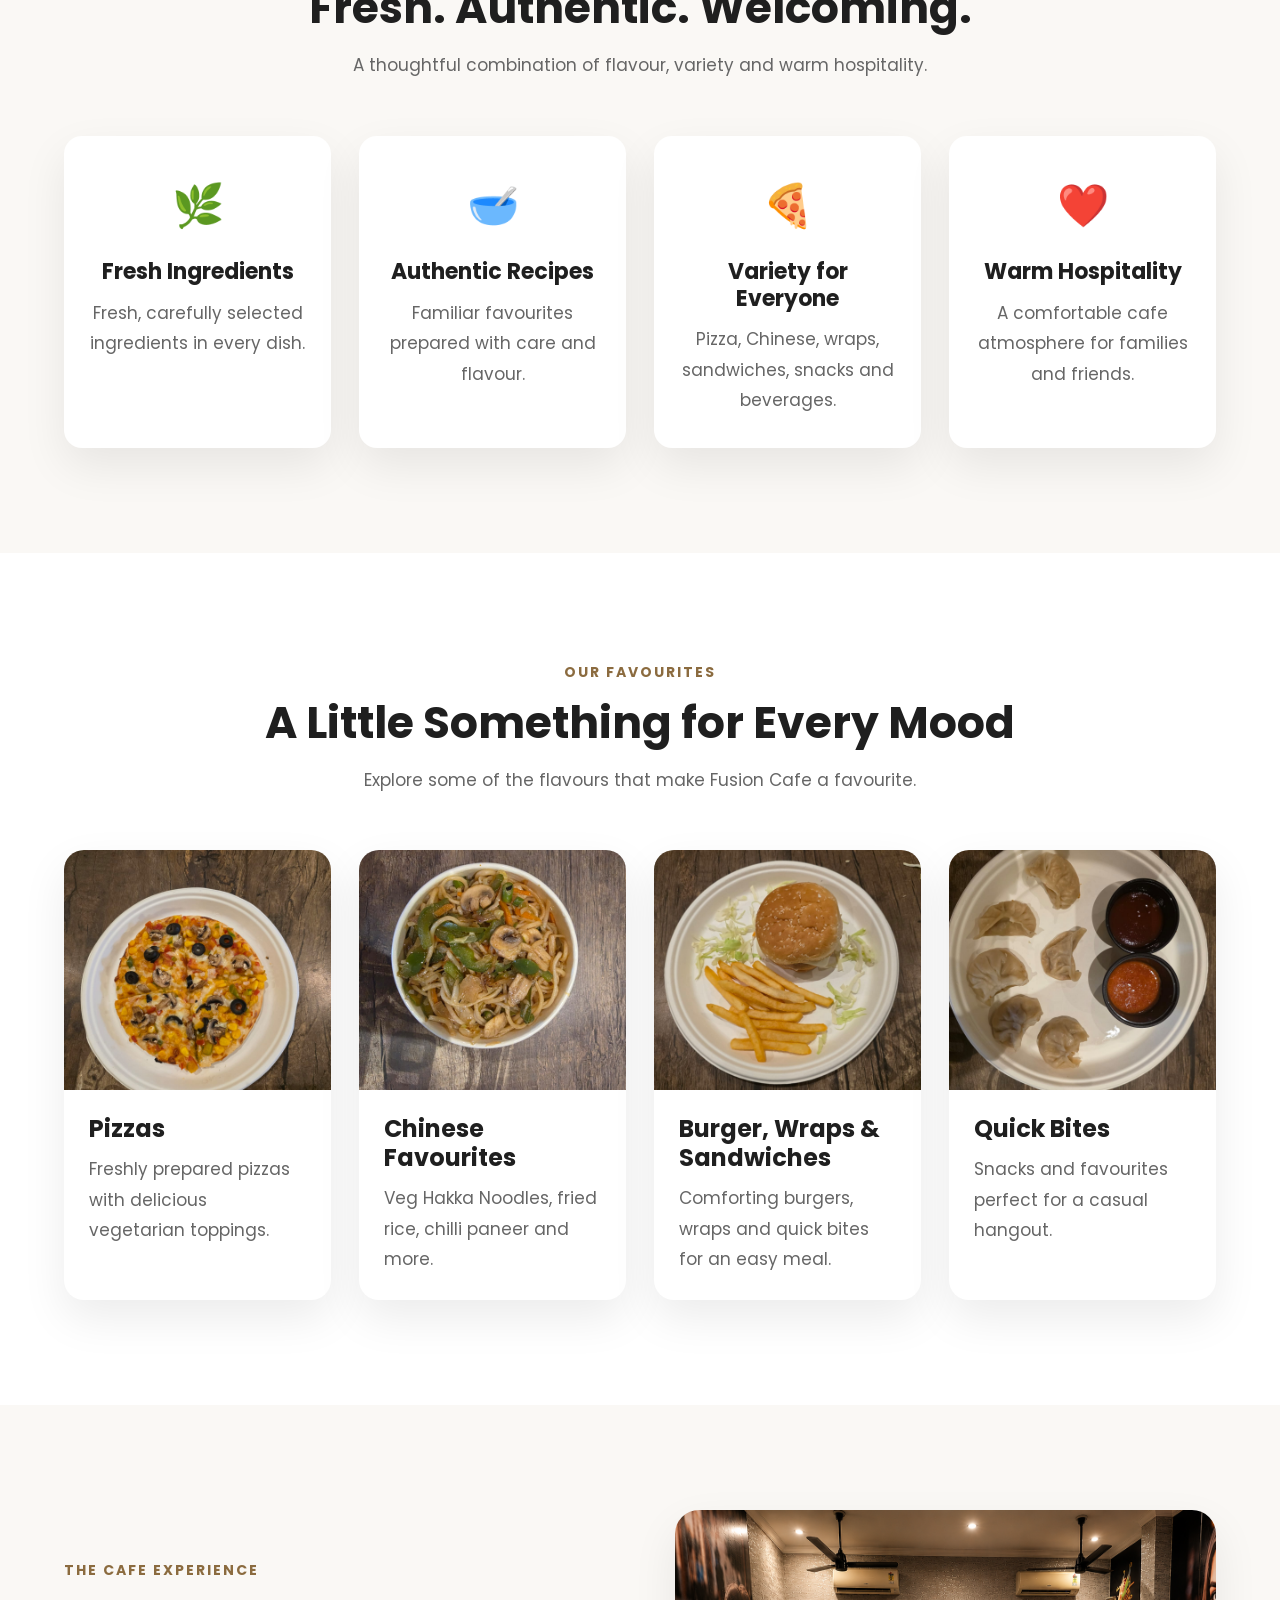
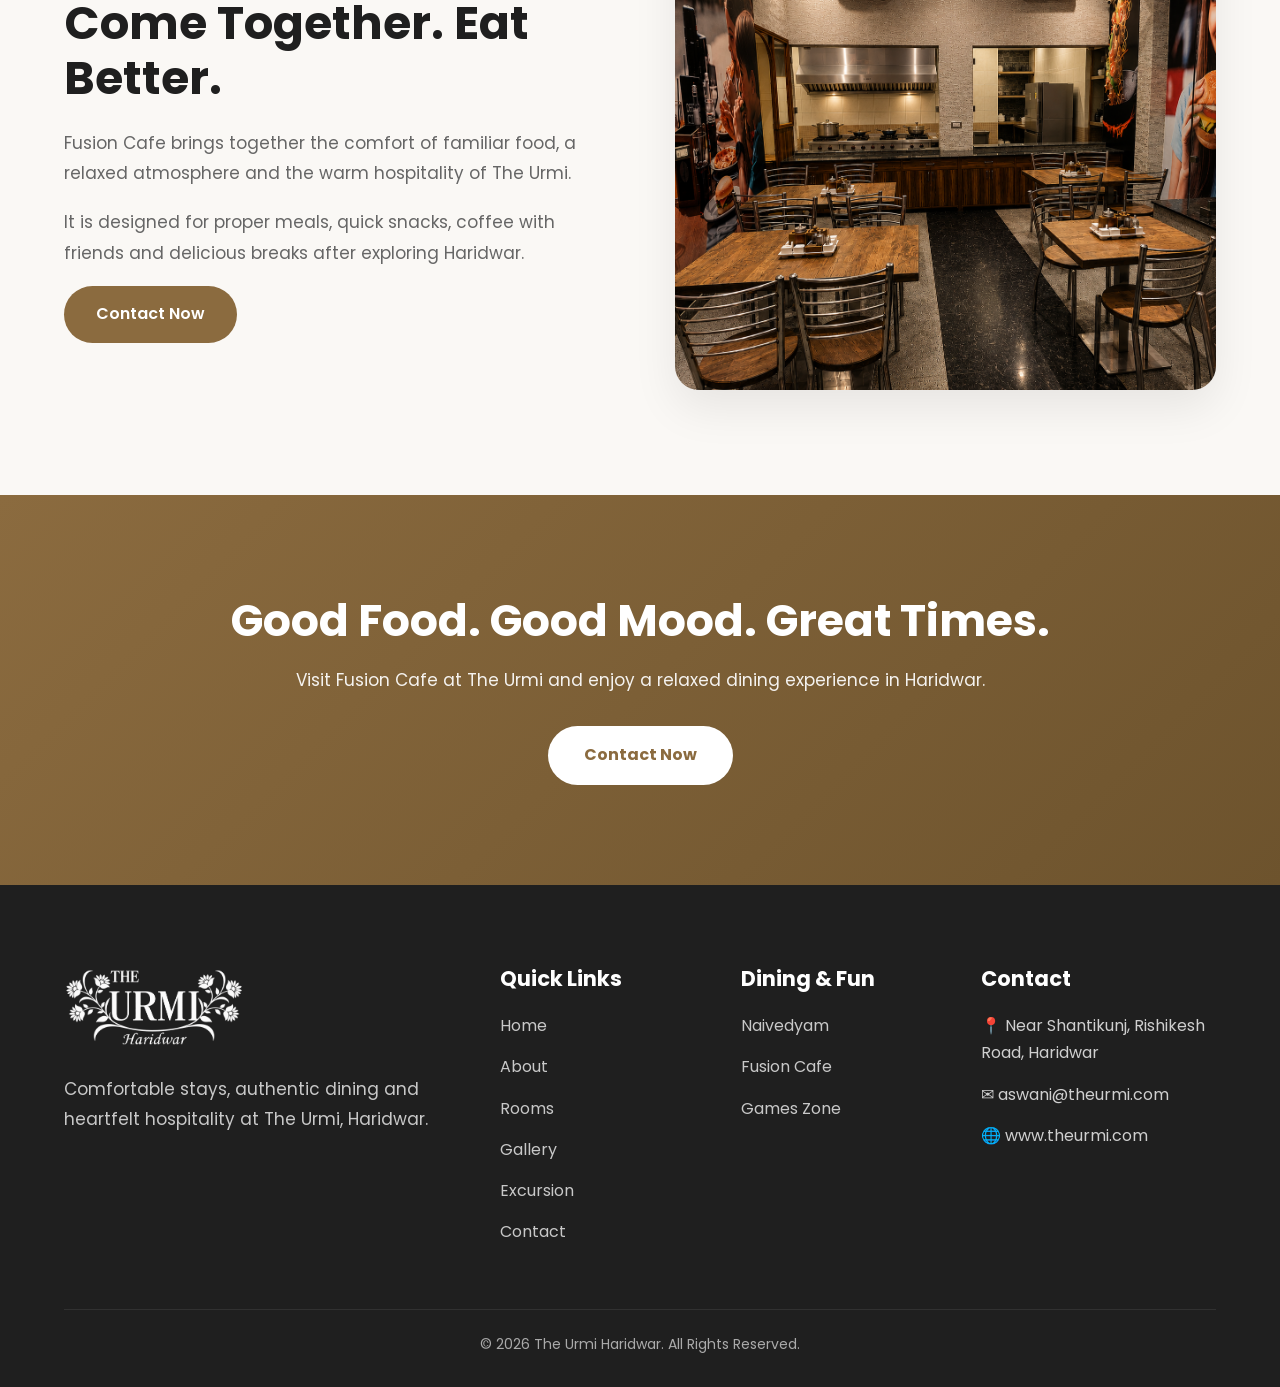
<file: fusion-cafe.html>
<!DOCTYPE html>
<html lang="en">
<head>
<meta charset="UTF-8">
<meta name="viewport" content="width=device-width, initial-scale=1.0">
<meta name="color-scheme" content="light">
<meta name="supported-color-schemes" content="light">
<title>Fusion Cafe | The Urmi Haridwar</title>
<meta name="description" content="Fusion Cafe by The Urmi offers pizza, Chinese favourites, wraps, sandwiches, beverages and quick bites in Haridwar.">
<link rel="preconnect" href="https://fonts.googleapis.com">
<link rel="preconnect" href="https://fonts.gstatic.com" crossorigin>
<link href="https://fonts.googleapis.com/css2?family=Poppins:wght@300;400;500;600;700;800&display=swap" rel="stylesheet">
<link rel="stylesheet" href="assets/css/fusion-cafe.css">
<link rel="stylesheet" href="assets/css/menu.css">
<link rel="stylesheet" href="assets/css/footer.css">
</head>
<body>

<header>
<div class="container header-inner">
<a href="index.html" class="logo"><img src="assets/images/logo/logo.png" alt="The Urmi"></a>

<button class="menu-toggle" aria-label="Open Menu" aria-expanded="false">☰</button>

<nav>
<ul>
<li><a href="index.html">Home</a></li>
<li><a href="about.html">About</a></li>
<li><a href="rooms.html">Rooms</a></li>
<li class="dropdown">
<a href="#" class="dropdown-trigger">Dining <span>▾</span></a>
<div class="dropdown-menu">
<div class="dropdown-column">
<a href="naivedyam.html">
<div class="dropdown-icon">🍽</div>
<h4>Naivedyam</h4>
<p>Authentic Satvik Dining</p>
</a>
</div>
<div class="dropdown-divider"></div>
<div class="dropdown-column">
<a href="fusion-cafe.html" class="submenu-active">
<div class="dropdown-icon">☕</div>
<h4>Fusion Cafe</h4>
<p>Pizza • Chinese • Cafe</p>
</a>
</div>
</div>
</li>
<li><a href="games-zone.html">Games Zone</a></li>
<li><a href="index.html#facilities">Facilities</a></li>
<li><a href="gallery.html">Gallery</a></li>
<li><a href="excursion.html">Excursion</a></li>
<li><a href="index.html#contact">Contact</a></li>
</ul>
</nav>
</div>
</header>

<section class="cafe-hero">
<img src="assets/images/dining/fusion-cafe.jpg" alt="Fusion Cafe at The Urmi">
<div class="hero-overlay"></div>
<div class="container hero-container">
<div class="hero-content">
<span class="hero-tag">PIZZA • CHINESE • FUSION</span>
<h1>Fusion Cafe</h1>
<p>Good food, good mood and great times. Enjoy pizzas, Chinese favourites, wraps, sandwiches, beverages and delicious quick bites in a relaxed cafe atmosphere.</p>
<div class="hero-buttons">
<a href="#menu" class="btn btn-primary">Explore Menu</a>
<a href="index.html#contact" class="btn btn-outline">Contact Now</a>
</div>
</div>
</div>
</section>

<section class="intro-section">
<div class="container intro-grid">
<div class="intro-image"><img src="assets/images/dining/fusion-food.jpg" alt="Fusion Cafe food"></div>
<div class="intro-content">
<span class="section-tag">MORE THAN FOOD</span>
<h2>It's an Experience</h2>
<p>Welcome to Fusion Cafe by The Urmi, where global flavours come together to create something delicious and memorable.</p>
<p>From the cheesy comfort of pizza to wok-tossed Chinese favourites and creative fusion dishes, every plate is prepared with fresh ingredients and a passion for taste.</p>
<p>Whether it is a family meal, a casual hangout with friends or a quick bite, Fusion Cafe is a relaxed place to eat, connect and enjoy.</p>
<div class="tagline">Good Food. Good Mood.</div>
</div>
</div>
</section>

<section class="features-section">
<div class="container">
<div class="section-title"><span>THE FUSION PROMISE</span><h2>Fresh. Authentic. Welcoming.</h2><p>A thoughtful combination of flavour, variety and warm hospitality.</p></div>
<div class="feature-grid">
<div class="feature-card"><div class="feature-icon">🌿</div><h3>Fresh Ingredients</h3><p>Fresh, carefully selected ingredients in every dish.</p></div>
<div class="feature-card"><div class="feature-icon">🥣</div><h3>Authentic Recipes</h3><p>Familiar favourites prepared with care and flavour.</p></div>
<div class="feature-card"><div class="feature-icon">🍕</div><h3>Variety for Everyone</h3><p>Pizza, Chinese, wraps, sandwiches, snacks and beverages.</p></div>
<div class="feature-card"><div class="feature-icon">❤️</div><h3>Warm Hospitality</h3><p>A comfortable cafe atmosphere for families and friends.</p></div>
</div>
</div>
</section>

<section class="menu-section" id="menu">
<div class="container">
<div class="section-title"><span>OUR FAVOURITES</span><h2>A Little Something for Every Mood</h2><p>Explore some of the flavours that make Fusion Cafe a favourite.</p></div>
<div class="menu-grid">
<div class="menu-card"><div class="menu-image"><img src="assets/images/dining/fusion-pizza.jpg" alt="Pizza at Fusion Cafe"></div><div class="menu-content"><h3>Pizzas</h3><p>Freshly prepared pizzas with delicious vegetarian toppings.</p></div></div>
<div class="menu-card"><div class="menu-image"><img src="assets/images/dining/fusion-noodles.jpg" alt="Chinese noodles at Fusion Cafe"></div><div class="menu-content"><h3>Chinese Favourites</h3><p>Veg Hakka Noodles, fried rice, chilli paneer and more.</p></div></div>
<div class="menu-card"><div class="menu-image"><img src="assets/images/dining/fusion-burger.jpg" alt="Burger at Fusion Cafe"></div><div class="menu-content"><h3>Burger, Wraps & Sandwiches</h3><p>Comforting burgers, wraps and quick bites for an easy meal.</p></div></div>
<div class="menu-card"><div class="menu-image"><img src="assets/images/dining/fusion-momos.jpg" alt="Momos at Fusion Cafe"></div><div class="menu-content"><h3>Quick Bites</h3><p>Snacks and favourites perfect for a casual hangout.</p></div></div>
</div>
</div>
</section>

<section class="experience-section">
<div class="container experience-grid">
<div class="experience-content">
<span class="section-tag">THE CAFE EXPERIENCE</span>
<h2>Come Together. Eat Better.</h2>
<p>Fusion Cafe brings together the comfort of familiar food, a relaxed atmosphere and the warm hospitality of The Urmi.</p>
<p>It is designed for proper meals, quick snacks, coffee with friends and delicious breaks after exploring Haridwar.</p>
<a href="index.html#contact" class="btn btn-primary">Contact Now</a>
</div>
<div class="experience-image"><img src="assets/images/dining/fusion-cafe.jpg" alt="Fusion Cafe ambience"></div>
</div>
</section>

<section class="cta-section">
<div class="container">
<h2>Good Food. Good Mood. Great Times.</h2>
<p>Visit Fusion Cafe at The Urmi and enjoy a relaxed dining experience in Haridwar.</p>
<a href="index.html#contact" class="cta-btn">Contact Now</a>
</div>
</section>

<footer>
<div class="container">
<div class="footer-grid">

<div class="footer-about">
<div class="footer-logo">
<img src="assets/images/logo/logo-white.png" alt="The Urmi">
</div>
<p>Comfortable stays, authentic dining and heartfelt hospitality at The Urmi, Haridwar.</p>
</div>

<div>
<h3 class="footer-title">Quick Links</h3>
<ul class="footer-links">
<li><a href="index.html">Home</a></li>
<li><a href="about.html">About</a></li>
<li><a href="rooms.html">Rooms</a></li>
<li><a href="gallery.html">Gallery</a></li>
<li><a href="excursion.html">Excursion</a></li>
<li><a href="index.html#contact">Contact</a></li>
</ul>
</div>

<div>
<h3 class="footer-title">Dining & Fun</h3>
<ul class="footer-links">
<li><a href="naivedyam.html">Naivedyam</a></li>
<li><a href="fusion-cafe.html">Fusion Cafe</a></li>
<li><a href="games-zone.html">Games Zone</a></li>
</ul>
</div>

<div>
<h3 class="footer-title">Contact</h3>
<ul class="footer-contact">
<li>📍 Near Shantikunj, Rishikesh Road, Haridwar</li>
<li>✉ aswani@theurmi.com</li>
<li>🌐 www.theurmi.com</li>
</ul>
</div>

</div>

<div class="footer-bottom">
<p>© 2026 The Urmi Haridwar. All Rights Reserved.</p>
</div>

</div>
</footer>

<script>
document.addEventListener("DOMContentLoaded", function () {

    const menuToggle = document.querySelector(".menu-toggle");
    const nav = document.querySelector("header nav");
    const dropdown = document.querySelector(".dropdown");

    /* ================================
       MOBILE MENU OPEN / CLOSE
    ================================= */

    if (menuToggle && nav) {

        menuToggle.addEventListener("click", function () {

            const opened = nav.classList.toggle("mobile-open");

            menuToggle.setAttribute(
                "aria-expanded",
                opened ? "true" : "false"
            );

        });

    }


    /* ================================
       MOBILE DINING DROPDOWN
    ================================= */

    if (dropdown) {

        const diningLink =
            dropdown.querySelector(":scope > a");

        if (diningLink) {

            diningLink.addEventListener("click", function (event) {

                if (window.innerWidth <= 768) {

                    event.preventDefault();

                    dropdown.classList.toggle("mobile-open");

                }

            });

        }

    }


    /* ================================
       CLOSE MOBILE MENU
       WHEN NORMAL LINK IS CLICKED
    ================================= */

    if (nav) {

        const navLinks = nav.querySelectorAll(
            "a[href]:not(.dropdown > a)"
        );

        navLinks.forEach(function (link) {

            link.addEventListener("click", function () {

                if (window.innerWidth <= 768) {

                    nav.classList.remove("mobile-open");

                    if (menuToggle) {

                        menuToggle.setAttribute(
                            "aria-expanded",
                            "false"
                        );

                    }

                }

            });

        });

    }

});
</script>

</body>
</html>
</file>
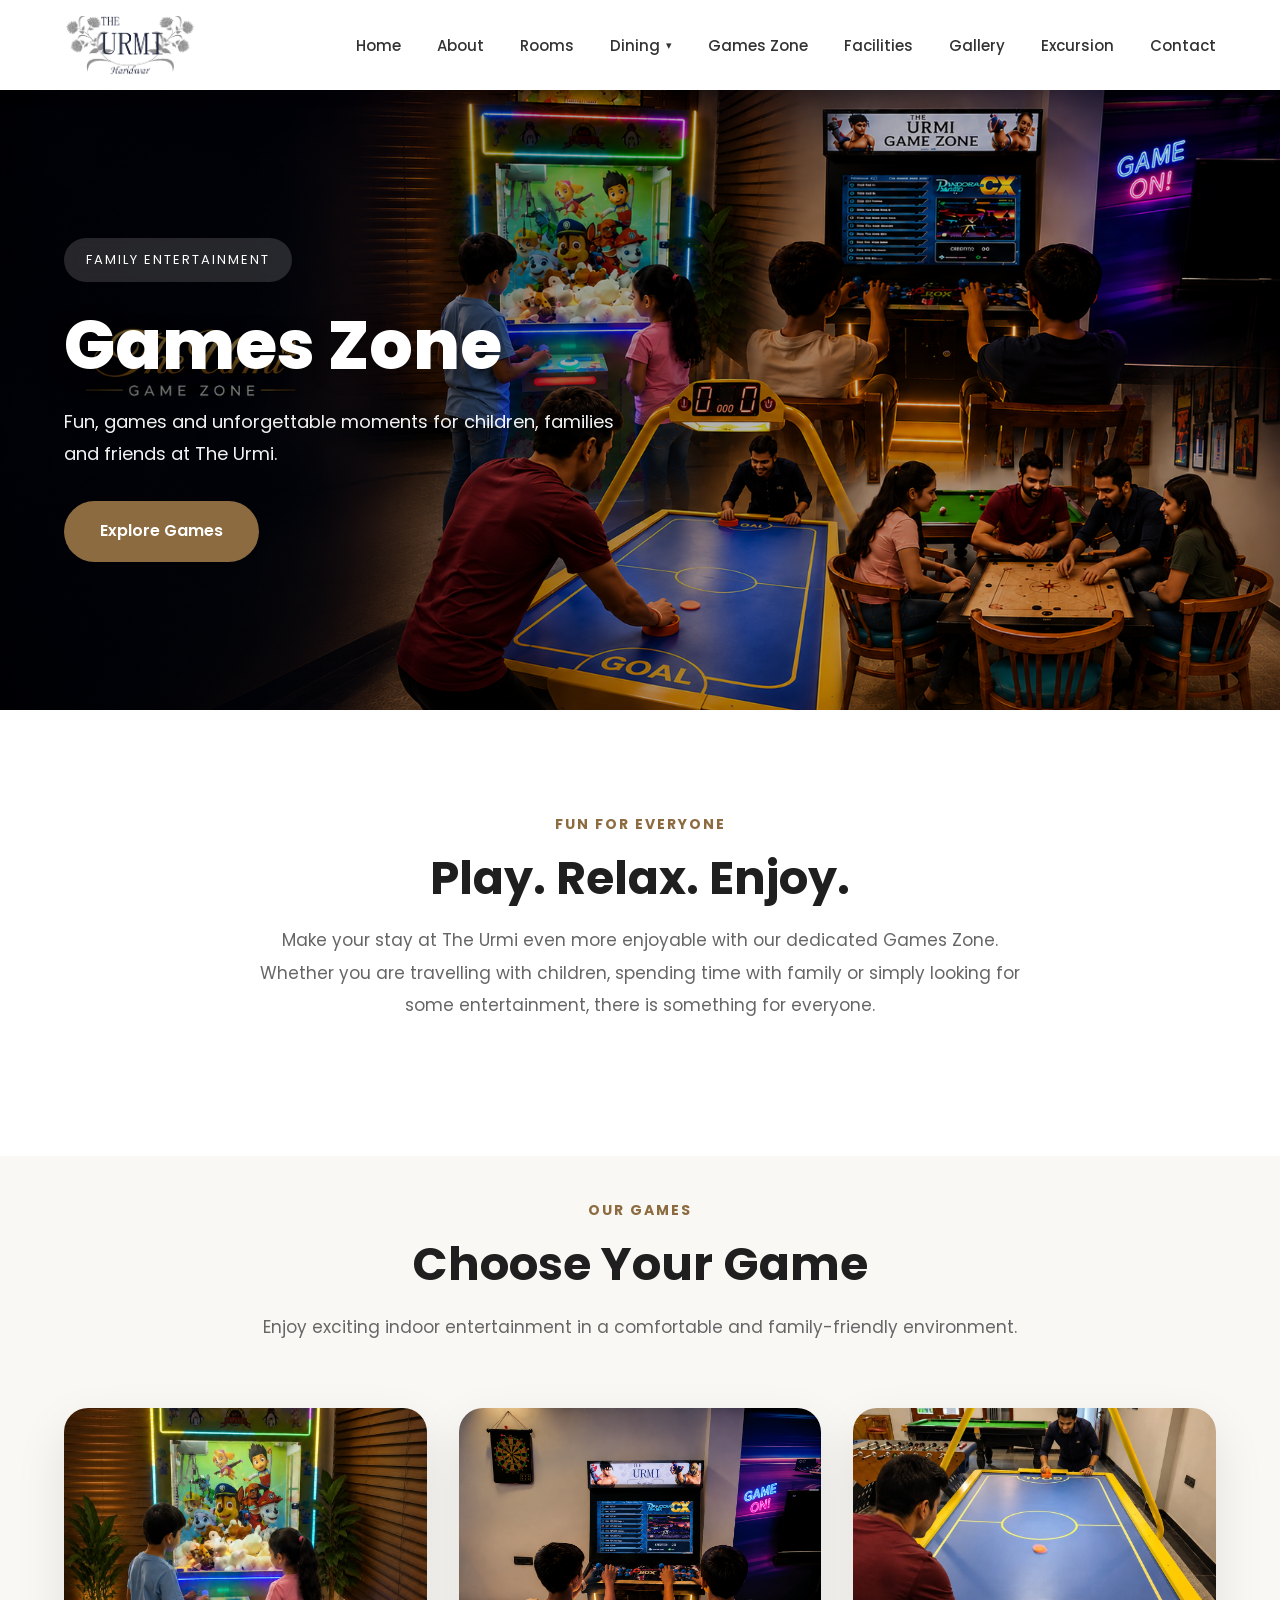
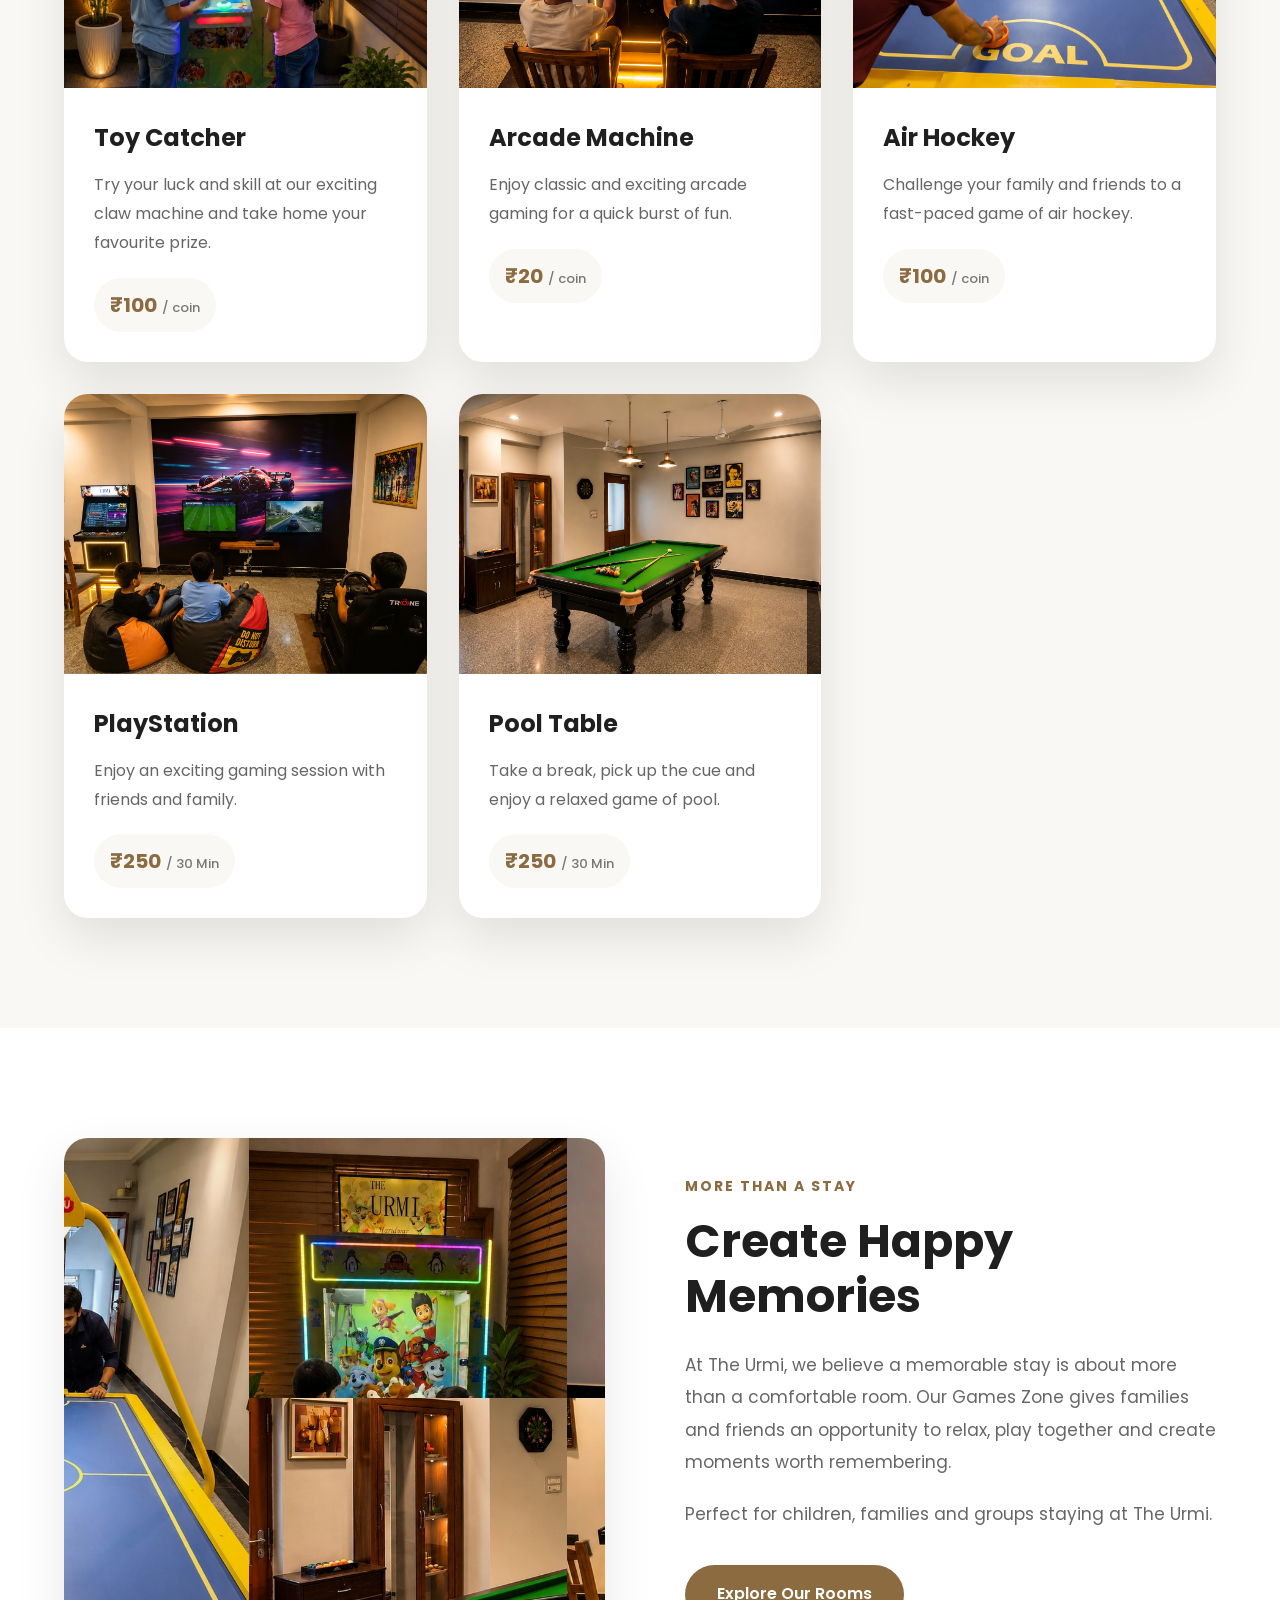
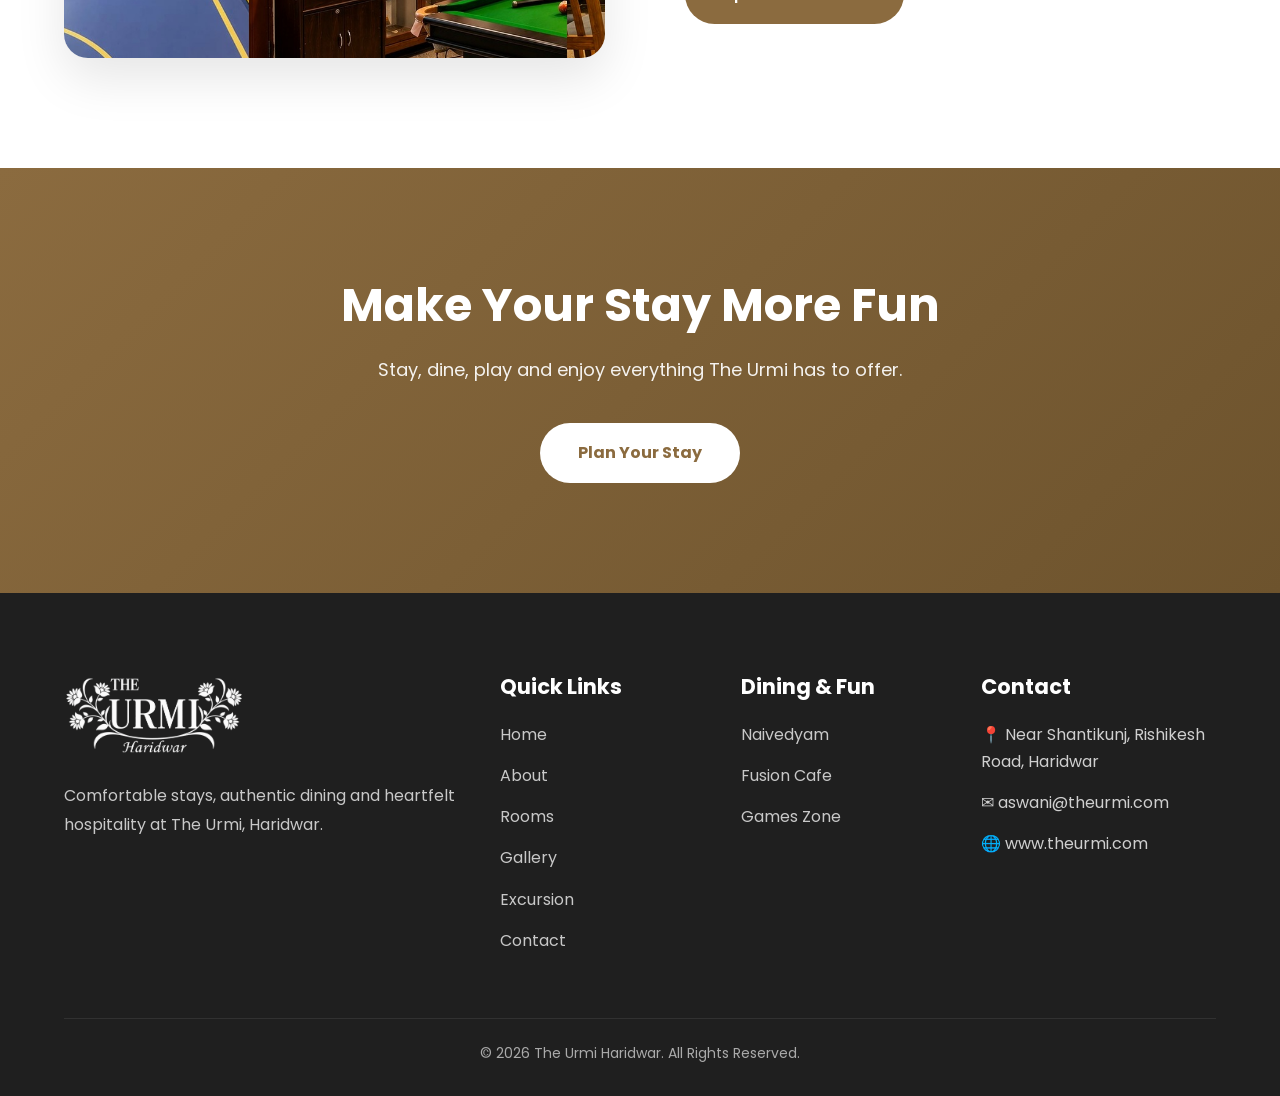
<file: games-zone.html>
<!DOCTYPE html>
<html lang="en">

<head>

<meta charset="UTF-8">
<meta name="viewport" content="width=device-width, initial-scale=1.0">

<title>Games Zone | The Urmi Haridwar</title>

<meta name="description"
content="Enjoy family entertainment at The Urmi Games Zone in Haridwar with arcade games, air hockey, PlayStation, pool table and more.">

<link rel="preconnect" href="https://fonts.googleapis.com">
<link rel="preconnect" href="https://fonts.gstatic.com" crossorigin>

<link href="https://fonts.googleapis.com/css2?family=Poppins:wght@300;400;500;600;700;800&display=swap"
rel="stylesheet">

<link rel="stylesheet" href="assets/css/games-zone.css">
<link rel="stylesheet" href="assets/css/menu.css">
<link rel="stylesheet" href="assets/css/footer.css">
</head>

<body>


<!-- =====================================================
     HEADER
===================================================== -->

<header>

<div class="container">

<a href="index.html" class="logo">

<img src="assets/images/logo/logo.png"
     alt="The Urmi">

</a>
<button class="menu-toggle" aria-label="Open Menu">
    ☰
</button>

<nav>
<ul>
<li><a href="index.html">Home</a></li>
<li><a href="about.html">About</a></li>
<li><a href="rooms.html">Rooms</a></li>
<li class="dropdown">
<a href="#" class="dropdown-trigger">Dining <span>▾</span></a>
<div class="dropdown-menu">
<div class="dropdown-column">
<a href="naivedyam.html">
<div class="dropdown-icon">🍽</div>
<h4>Naivedyam</h4>
<p>Authentic Satvik Dining</p>
</a>
</div>
<div class="dropdown-divider"></div>
<div class="dropdown-column">
<a href="fusion-cafe.html">
<div class="dropdown-icon">☕</div>
<h4>Fusion Cafe</h4>
<p>Pizza • Chinese • Cafe</p>
</a>
</div>
</div>
</li>
<li><a href="games-zone.html" class="active">Games Zone</a></li>
<li><a href="index.html#facilities">Facilities</a></li>
<li><a href="gallery.html">Gallery</a></li>
<li><a href="excursion.html">Excursion</a></li>
<li><a href="index.html#contact">Contact</a></li>
</ul>
</nav>
</div>

</header>



<!-- =====================================================
     HERO
===================================================== -->

<section class="games-hero">

<img src="assets/images/games/games-zone-banner.jpg"
     alt="The Urmi Games Zone">

<div class="games-hero-overlay"></div>

<div class="container">

<div class="games-hero-content">

<span>
FAMILY ENTERTAINMENT
</span>

<h1>
Games Zone
</h1>

<p>

Fun, games and unforgettable moments for
children, families and friends at The Urmi.

</p>

<a href="#games"
   class="hero-btn">

Explore Games

</a>

</div>

</div>

</section>



<!-- =====================================================
     INTRODUCTION
===================================================== -->

<section class="games-intro">

<div class="container">

<div class="section-title">

<span>
FUN FOR EVERYONE
</span>

<h2>
Play. Relax. Enjoy.
</h2>

<p>

Make your stay at The Urmi even more enjoyable with
our dedicated Games Zone. Whether you are travelling
with children, spending time with family or simply
looking for some entertainment, there is something
for everyone.

</p>

</div>

</div>

</section>



<!-- =====================================================
     GAMES
===================================================== -->

<section class="games-list"
         id="games">

<div class="container">

<div class="section-title">

<span>
OUR GAMES
</span>

<h2>
Choose Your Game
</h2>

<p>

Enjoy exciting indoor entertainment in a comfortable
and family-friendly environment.

</p>

</div>


<div class="games-grid">


<!-- CLAW MACHINE -->

<div class="game-card">

<div class="game-image">

<img src="assets/images/games/toy-catcher.jpg"
     alt="Toy Catcher Claw Machine">

</div>

<div class="game-content">

<h3>
Toy Catcher
</h3>

<p>

Try your luck and skill at our exciting
claw machine and take home your favourite prize.

</p>

<div class="game-price">

₹100 <span>/ coin</span>

</div>

</div>

</div>



<!-- ARCADE -->

<div class="game-card">

<div class="game-image">

<img src="assets/images/games/arcade.jpg"
     alt="Arcade Video Game">

</div>

<div class="game-content">

<h3>
Arcade Machine
</h3>

<p>

Enjoy classic and exciting arcade gaming
for a quick burst of fun.

</p>

<div class="game-price">

₹20 <span>/ coin</span>

</div>

</div>

</div>



<!-- AIR HOCKEY -->

<div class="game-card">

<div class="game-image">

<img src="assets/images/games/air-hockey.jpg"
     alt="Air Hockey">

</div>

<div class="game-content">

<h3>
Air Hockey
</h3>

<p>

Challenge your family and friends to a
fast-paced game of air hockey.

</p>

<div class="game-price">

₹100 <span>/ coin</span>

</div>

</div>

</div>



<!-- PLAYSTATION -->

<div class="game-card">

<div class="game-image">

<img src="assets/images/games/playstation.jpg"
     alt="PlayStation Gaming">

</div>

<div class="game-content">

<h3>
PlayStation
</h3>

<p>

Enjoy an exciting gaming session with
friends and family.

</p>

<div class="game-price">

₹250 <span>/ 30 Min</span>

</div>

</div>

</div>



<!-- POOL -->

<div class="game-card">

<div class="game-image">

<img src="assets/images/games/pool-table.jpg"
     alt="Pool Table">

</div>

<div class="game-content">

<h3>
Pool Table
</h3>

<p>

Take a break, pick up the cue and enjoy
a relaxed game of pool.

</p>

<div class="game-price">

₹250 <span>/ 30 Min</span>

</div>

</div>

</div>


</div>

</div>

</section>



<!-- =====================================================
     FAMILY EXPERIENCE
===================================================== -->

<section class="games-experience">

<div class="container">

<div class="experience-wrapper">


<div class="experience-image">

<img src="assets/images/games/games-zone.jpg"
     alt="Games Zone at The Urmi">

</div>


<div class="experience-content">

<span>
MORE THAN A STAY
</span>

<h2>
Create Happy Memories
</h2>

<p>

At The Urmi, we believe a memorable stay is about
more than a comfortable room. Our Games Zone gives
families and friends an opportunity to relax, play
together and create moments worth remembering.

</p>

<p>

Perfect for children, families and groups staying
at The Urmi.

</p>

<a href="rooms.html"
   class="experience-btn">

Explore Our Rooms

</a>

</div>

</div>

</div>

</section>



<!-- =====================================================
     CTA
===================================================== -->

<section class="games-cta">

<div class="container">

<h2>
Make Your Stay More Fun
</h2>

<p>

Stay, dine, play and enjoy everything The Urmi
has to offer.

</p>

<a href="index.html#contact"
   class="cta-btn">

Plan Your Stay

</a>

</div>

</section>



<!-- =====================================================
     FOOTER
===================================================== -->

<footer>
<div class="container">
<div class="footer-grid">

<div class="footer-about">
<div class="footer-logo">
<img src="assets/images/logo/logo-white.png" alt="The Urmi">
</div>
<p>Comfortable stays, authentic dining and heartfelt hospitality at The Urmi, Haridwar.</p>
</div>

<div>
<h3 class="footer-title">Quick Links</h3>
<ul class="footer-links">
<li><a href="index.html">Home</a></li>
<li><a href="about.html">About</a></li>
<li><a href="rooms.html">Rooms</a></li>
<li><a href="gallery.html">Gallery</a></li>
<li><a href="excursion.html">Excursion</a></li>
<li><a href="index.html#contact">Contact</a></li>
</ul>
</div>

<div>
<h3 class="footer-title">Dining & Fun</h3>
<ul class="footer-links">
<li><a href="naivedyam.html">Naivedyam</a></li>
<li><a href="fusion-cafe.html">Fusion Cafe</a></li>
<li><a href="games-zone.html">Games Zone</a></li>
</ul>
</div>

<div>
<h3 class="footer-title">Contact</h3>
<ul class="footer-contact">
<li>📍 Near Shantikunj, Rishikesh Road, Haridwar</li>
<li>✉ aswani@theurmi.com</li>
<li>🌐 www.theurmi.com</li>
</ul>
</div>

</div>

<div class="footer-bottom">
<p>© 2026 The Urmi Haridwar. All Rights Reserved.</p>
</div>

</div>
</footer>

<script src="assets/js/main.js"></script>

<script>
document.addEventListener("DOMContentLoaded", function () {

    const menuToggle = document.querySelector(".menu-toggle");
    const nav = document.querySelector("header nav");
    const dropdown = document.querySelector(".dropdown");

    /* ================================
       MOBILE MENU OPEN / CLOSE
    ================================= */

    if (menuToggle && nav) {

        menuToggle.addEventListener("click", function () {

            const opened = nav.classList.toggle("mobile-open");

            menuToggle.setAttribute(
                "aria-expanded",
                opened ? "true" : "false"
            );

        });

    }


    /* ================================
       MOBILE DINING DROPDOWN
    ================================= */

    if (dropdown) {

        const diningLink =
            dropdown.querySelector(":scope > a");

        if (diningLink) {

            diningLink.addEventListener("click", function (event) {

                if (window.innerWidth <= 768) {

                    event.preventDefault();

                    dropdown.classList.toggle("mobile-open");

                }

            });

        }

    }


    /* ================================
       CLOSE MOBILE MENU
       WHEN NORMAL LINK IS CLICKED
    ================================= */

    if (nav) {

        const navLinks = nav.querySelectorAll(
            "a[href]:not(.dropdown > a)"
        );

        navLinks.forEach(function (link) {

            link.addEventListener("click", function () {

                if (window.innerWidth <= 768) {

                    nav.classList.remove("mobile-open");

                    if (menuToggle) {

                        menuToggle.setAttribute(
                            "aria-expanded",
                            "false"
                        );

                    }

                }

            });

        });

    }

});
</script>

</body>
</html>
</body>

</html>
</file>
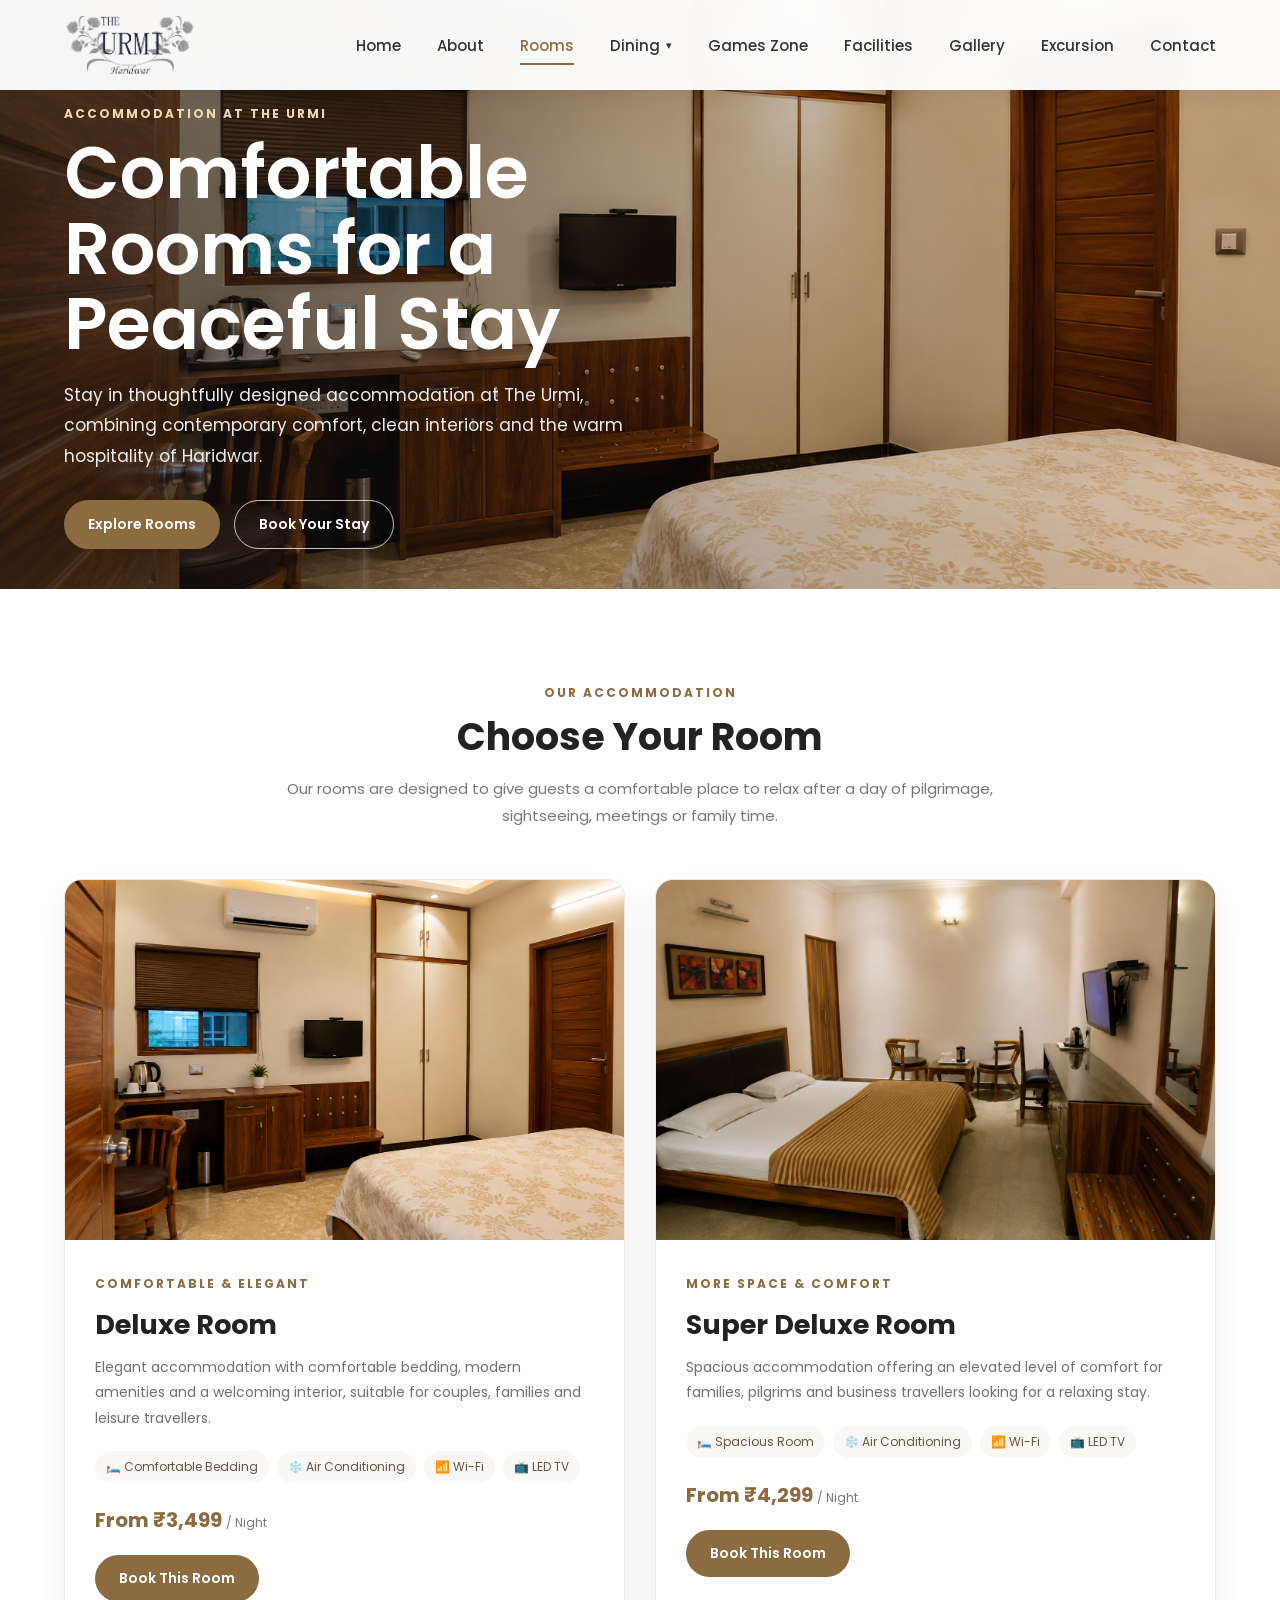
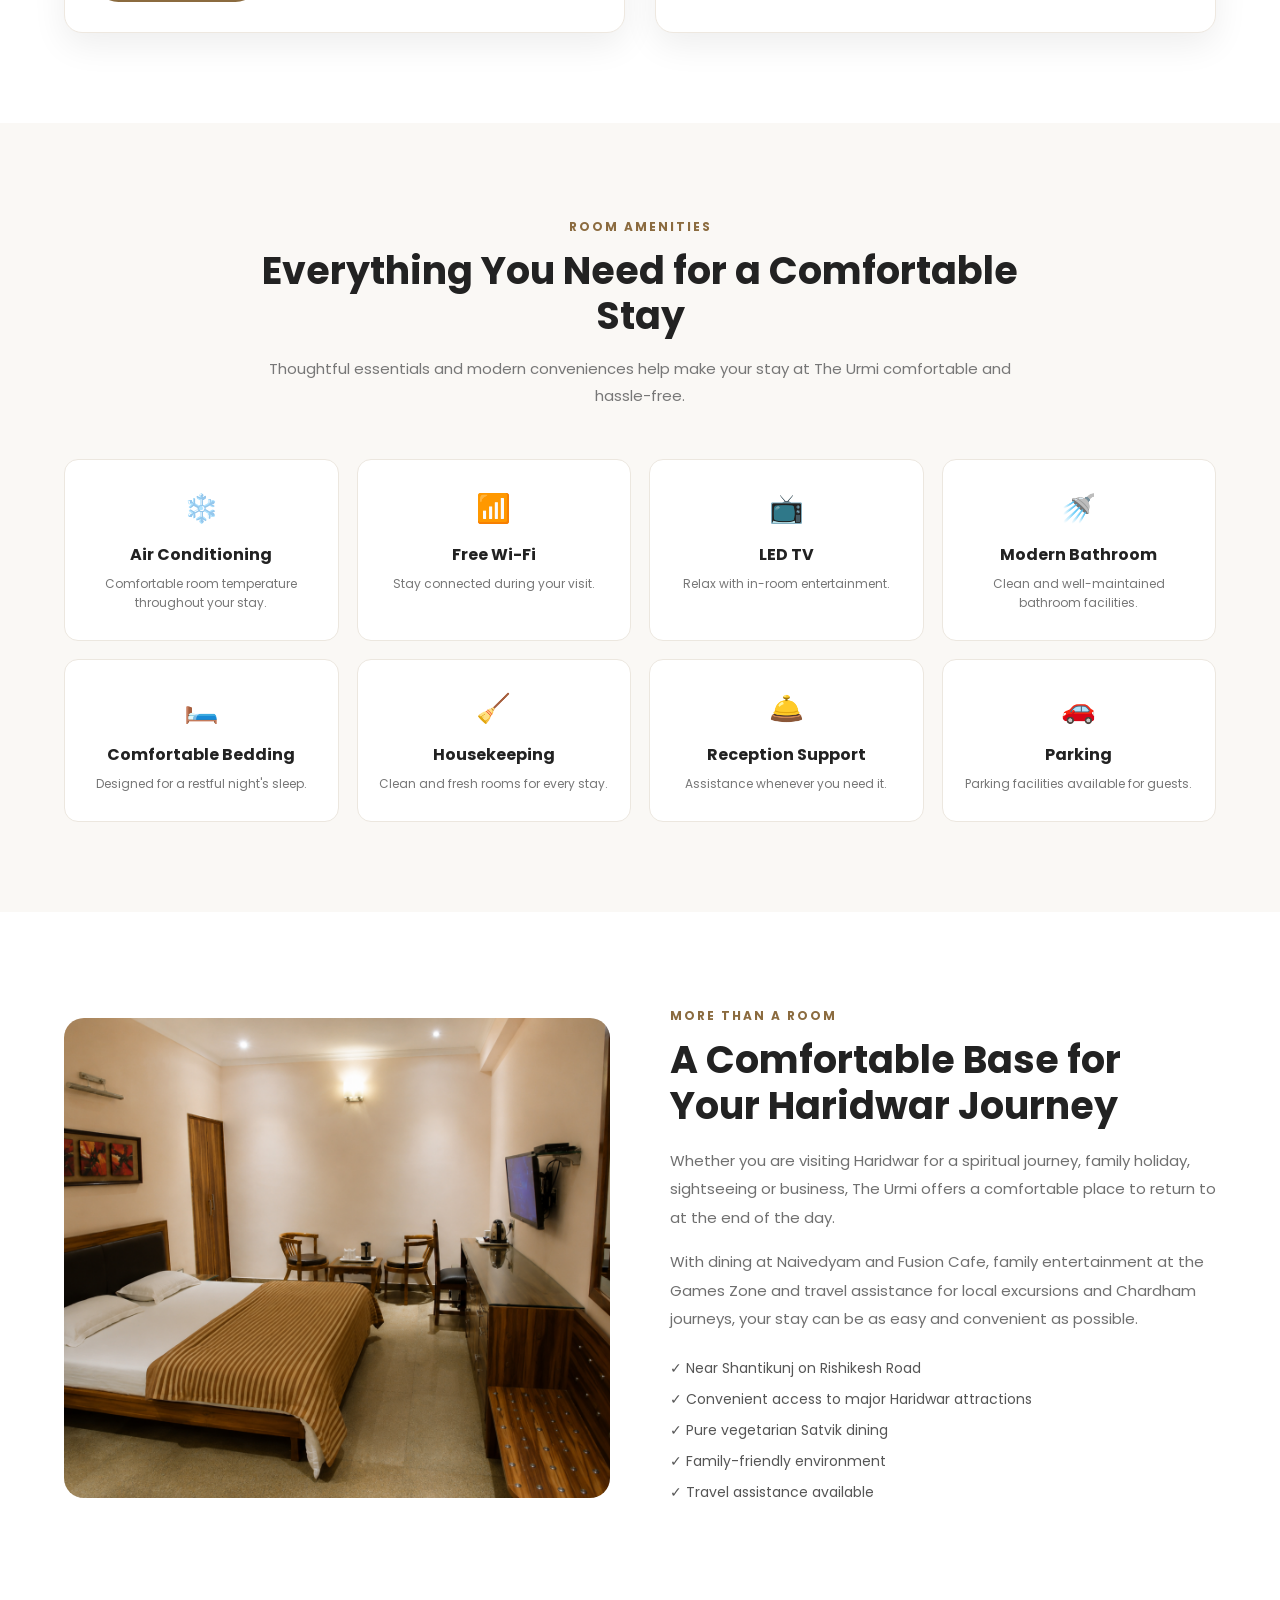
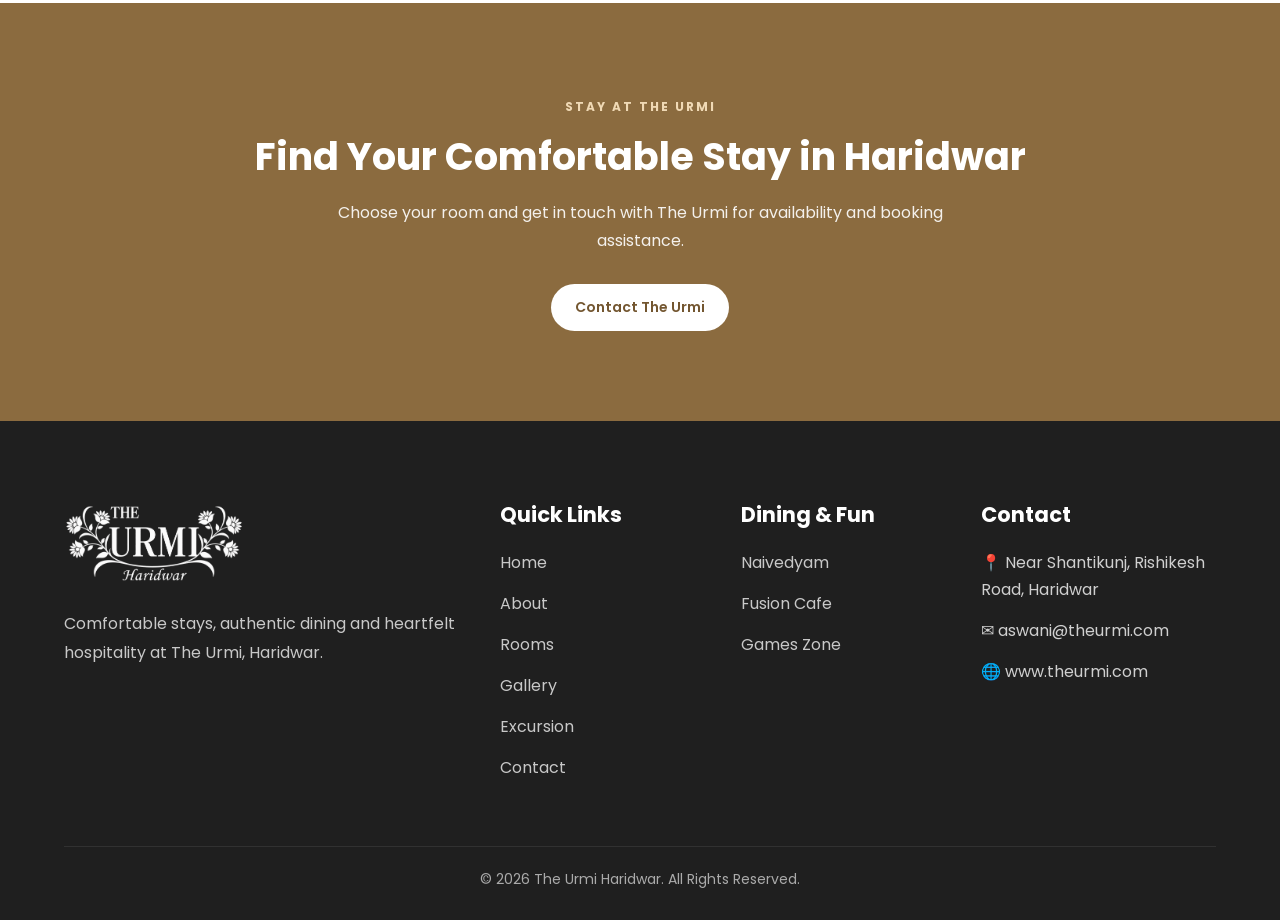
<file: rooms.html>
<!DOCTYPE html>
<html lang="en">
<head>
<meta charset="UTF-8">
<meta name="viewport" content="width=device-width, initial-scale=1.0">
<meta name="color-scheme" content="light">
<meta name="supported-color-schemes" content="light">
<title>Rooms & Accommodation | The Urmi Haridwar</title>
<meta name="description" content="Explore the rooms at The Urmi, a boutique hotel in Haridwar near Shantikunj, with comfortable accommodation, modern amenities and warm hospitality.">
<link rel="preconnect" href="https://fonts.googleapis.com">
<link rel="preconnect" href="https://fonts.gstatic.com" crossorigin>
<link href="https://fonts.googleapis.com/css2?family=Poppins:wght@300;400;500;600;700;800&display=swap" rel="stylesheet">
<link rel="stylesheet" href="assets/css/rooms.css">
<link rel="stylesheet" href="assets/css/menu.css">
<link rel="stylesheet" href="assets/css/footer.css">
</head>
<body>
<header><div class="container">
<a href="index.html" class="logo"><img src="assets/images/logo/logo.png" alt="The Urmi"></a>
<button class="menu-toggle" aria-label="Open Menu" aria-expanded="false">☰</button>
<nav>
<ul>
<li><a href="index.html">Home</a></li>
<li><a href="about.html">About</a></li>
<li><a href="rooms.html" class="active">Rooms</a></li>
<li class="dropdown">
<a href="#" class="dropdown-trigger">Dining <span>▾</span></a>
<div class="dropdown-menu">
<div class="dropdown-column">
<a href="naivedyam.html">
<div class="dropdown-icon">🍽</div>
<h4>Naivedyam</h4>
<p>Authentic Satvik Dining</p>
</a>
</div>
<div class="dropdown-divider"></div>
<div class="dropdown-column">
<a href="fusion-cafe.html">
<div class="dropdown-icon">☕</div>
<h4>Fusion Cafe</h4>
<p>Pizza • Chinese • Cafe</p>
</a>
</div>
</div>
</li>
<li><a href="games-zone.html">Games Zone</a></li>
<li><a href="index.html#facilities">Facilities</a></li>
<li><a href="gallery.html">Gallery</a></li>
<li><a href="excursion.html">Excursion</a></li>
<li><a href="index.html#contact">Contact</a></li>
</ul>
</nav>
</div></header>
<section class="rooms-hero"><img src="assets/images/rooms/deluxe-room.jpg" alt="Elegant room at The Urmi Haridwar"><div class="container"><div class="hero-content"><span>ACCOMMODATION AT THE URMI</span><h1>Comfortable Rooms for a Peaceful Stay</h1><p>Stay in thoughtfully designed accommodation at The Urmi, combining contemporary comfort, clean interiors and the warm hospitality of Haridwar.</p><div class="hero-buttons"><a href="#rooms" class="hero-btn">Explore Rooms</a><a href="index.html#contact" class="hero-btn outline">Book Your Stay</a></div></div></div></section>
<section class="section" id="rooms"><div class="container"><div class="section-title"><span>OUR ACCOMMODATION</span><h2>Choose Your Room</h2><p>Our rooms are designed to give guests a comfortable place to relax after a day of pilgrimage, sightseeing, meetings or family time.</p></div><div class="rooms-grid">
<article class="room-card"><div class="room-image"><img src="assets/images/rooms/deluxe-room.jpg" alt="Deluxe Room at The Urmi"></div><div class="room-content"><span class="room-tag">COMFORTABLE & ELEGANT</span><h3>Deluxe Room</h3><p>Elegant accommodation with comfortable bedding, modern amenities and a welcoming interior, suitable for couples, families and leisure travellers.</p><div class="room-meta"><span>🛏️ Comfortable Bedding</span><span>❄️ Air Conditioning</span><span>📶 Wi-Fi</span><span>📺 LED TV</span></div><div class="room-price">From ₹3,499 <small>/ Night</small></div><a href="index.html#contact" class="room-btn">Book This Room</a></div></article>
<article class="room-card"><div class="room-image"><img src="assets/images/rooms/super-deluxe.jpg" alt="Super Deluxe Room at The Urmi"></div><div class="room-content"><span class="room-tag">MORE SPACE & COMFORT</span><h3>Super Deluxe Room</h3><p>Spacious accommodation offering an elevated level of comfort for families, pilgrims and business travellers looking for a relaxing stay.</p><div class="room-meta"><span>🛏️ Spacious Room</span><span>❄️ Air Conditioning</span><span>📶 Wi-Fi</span><span>📺 LED TV</span></div><div class="room-price">From ₹4,299 <small>/ Night</small></div><a href="index.html#contact" class="room-btn">Book This Room</a></div></article>
</div></div></section>
<section class="section cream"><div class="container"><div class="section-title"><span>ROOM AMENITIES</span><h2>Everything You Need for a Comfortable Stay</h2><p>Thoughtful essentials and modern conveniences help make your stay at The Urmi comfortable and hassle-free.</p></div><div class="amenities-grid">
<div class="amenity-card"><div class="amenity-icon">❄️</div><h3>Air Conditioning</h3><p>Comfortable room temperature throughout your stay.</p></div><div class="amenity-card"><div class="amenity-icon">📶</div><h3>Free Wi-Fi</h3><p>Stay connected during your visit.</p></div><div class="amenity-card"><div class="amenity-icon">📺</div><h3>LED TV</h3><p>Relax with in-room entertainment.</p></div><div class="amenity-card"><div class="amenity-icon">🚿</div><h3>Modern Bathroom</h3><p>Clean and well-maintained bathroom facilities.</p></div><div class="amenity-card"><div class="amenity-icon">🛏️</div><h3>Comfortable Bedding</h3><p>Designed for a restful night's sleep.</p></div><div class="amenity-card"><div class="amenity-icon">🧹</div><h3>Housekeeping</h3><p>Clean and fresh rooms for every stay.</p></div><div class="amenity-card"><div class="amenity-icon">🛎️</div><h3>Reception Support</h3><p>Assistance whenever you need it.</p></div><div class="amenity-card"><div class="amenity-icon">🚗</div><h3>Parking</h3><p>Parking facilities available for guests.</p></div>
</div></div></section>
<section class="section"><div class="container stay-grid"><div class="stay-image"><img src="assets/images/rooms/super-deluxe.jpg" alt="Comfortable accommodation at The Urmi"></div><div class="stay-content"><span>MORE THAN A ROOM</span><h2>A Comfortable Base for Your Haridwar Journey</h2><p>Whether you are visiting Haridwar for a spiritual journey, family holiday, sightseeing or business, The Urmi offers a comfortable place to return to at the end of the day.</p><p>With dining at Naivedyam and Fusion Cafe, family entertainment at the Games Zone and travel assistance for local excursions and Chardham journeys, your stay can be as easy and convenient as possible.</p><ul class="stay-list"><li>✓ Near Shantikunj on Rishikesh Road</li><li>✓ Convenient access to major Haridwar attractions</li><li>✓ Pure vegetarian Satvik dining</li><li>✓ Family-friendly environment</li><li>✓ Travel assistance available</li></ul></div></div></section>
<section class="rooms-cta"><div class="container"><span>STAY AT THE URMI</span><h2>Find Your Comfortable Stay in Haridwar</h2><p>Choose your room and get in touch with The Urmi for availability and booking assistance.</p><a href="index.html#contact">Contact The Urmi</a></div></section>
<footer>
<div class="container">
<div class="footer-grid">

<div class="footer-about">
<div class="footer-logo">
<img src="assets/images/logo/logo-white.png" alt="The Urmi">
</div>
<p>Comfortable stays, authentic dining and heartfelt hospitality at The Urmi, Haridwar.</p>
</div>

<div>
<h3 class="footer-title">Quick Links</h3>
<ul class="footer-links">
<li><a href="index.html">Home</a></li>
<li><a href="about.html">About</a></li>
<li><a href="rooms.html">Rooms</a></li>
<li><a href="gallery.html">Gallery</a></li>
<li><a href="excursion.html">Excursion</a></li>
<li><a href="index.html#contact">Contact</a></li>
</ul>
</div>

<div>
<h3 class="footer-title">Dining & Fun</h3>
<ul class="footer-links">
<li><a href="naivedyam.html">Naivedyam</a></li>
<li><a href="fusion-cafe.html">Fusion Cafe</a></li>
<li><a href="games-zone.html">Games Zone</a></li>
</ul>
</div>

<div>
<h3 class="footer-title">Contact</h3>
<ul class="footer-contact">
<li>📍 Near Shantikunj, Rishikesh Road, Haridwar</li>
<li>✉ aswani@theurmi.com</li>
<li>🌐 www.theurmi.com</li>
</ul>
</div>

</div>

<div class="footer-bottom">
<p>© 2026 The Urmi Haridwar. All Rights Reserved.</p>
</div>

</div>
</footer>
<script>document.addEventListener("DOMContentLoaded",function(){const t=document.querySelector(".menu-toggle"),n=document.querySelector("header nav"),d=document.querySelector(".dropdown"),dl=document.querySelector(".dropdown-trigger");if(t&&n)t.addEventListener("click",function(){const o=n.classList.toggle("mobile-open");t.setAttribute("aria-expanded",o?"true":"false")});if(d&&dl)dl.addEventListener("click",function(e){if(window.innerWidth<=768){e.preventDefault();d.classList.toggle("mobile-open")}});if(n)n.querySelectorAll("a[href]:not(.dropdown-trigger)").forEach(function(a){a.addEventListener("click",function(){if(window.innerWidth<=768){n.classList.remove("mobile-open");if(t)t.setAttribute("aria-expanded","false")}})});});</script>
</body></html>
</file>
<file: assets/css/about.css>
/* THE URMI - ABOUT PAGE */
:root{color-scheme:light;--p:#8B6B3F;--pd:#6D532D;--dark:#1f1f1f;--text:#666;--cream:#faf8f5;--border:#e5dfd6;--shadow:0 18px 45px rgba(0,0,0,.08)}
*{box-sizing:border-box;margin:0;padding:0}html{scroll-behavior:smooth}body{font-family:Poppins,sans-serif;color:#444;line-height:1.8;background:#fff;overflow-x:hidden}img{display:block;width:100%;height:auto}a{text-decoration:none}.container{width:90%;max-width:1200px;margin:auto}h1,h2,h3,h4{color:var(--dark);line-height:1.2}p{color:var(--text);font-size:17px}

.hero{height:560px;margin-top:88px;position:relative;overflow:hidden}.hero>img{position:absolute;inset:0;width:100%;height:100%;object-fit:cover}.hero-overlay{position:absolute;inset:0;background:linear-gradient(90deg,rgba(0,0,0,.68),rgba(0,0,0,.38),rgba(0,0,0,.1))}.hero-inner{position:relative;height:100%;z-index:2;display:flex;align-items:center}.hero-inner>div{max-width:690px}.hero span,.cta span{color:#fff;font-size:13px;letter-spacing:2px;font-weight:600}.hero h1{color:#fff;font-size:62px;margin:18px 0 22px}.hero p{color:rgba(255,255,255,.94);max-width:650px;font-size:18px}
.section{padding:105px 0}.cream{background:var(--cream)}.two-col{display:grid;grid-template-columns:1fr 1fr;gap:70px;align-items:center}.photo{position:relative;overflow:hidden;border-radius:24px;box-shadow:var(--shadow)}.photo img{height:510px;object-fit:cover;transition:.5s}.photo:hover img{transform:scale(1.04)}.tag,.title>span{display:inline-block;color:var(--p);font-size:14px;letter-spacing:2px;font-weight:700;margin-bottom:12px}.two-col h2,.title h2{font-size:44px;margin-bottom:20px}.two-col p{margin-bottom:18px}.title{text-align:center;max-width:820px;margin:0 auto 55px}.title p{max-width:760px;margin:auto}
.cards{display:grid;grid-template-columns:repeat(3,1fr);gap:28px}.cards>div,.guest-grid>div{background:#fff;padding:32px 28px;border-radius:20px;box-shadow:var(--shadow);transition:.35s}.cards>div:hover,.guest-grid>div:hover{transform:translateY(-7px)}.cards b,.guest-grid b{display:block;font-size:40px;margin-bottom:16px}.cards h3,.guest-grid h3{font-size:22px;margin-bottom:10px}
.locations{display:flex;flex-direction:column;gap:8px;margin-top:25px}.locations>div{display:flex;gap:15px;padding:12px 0;border-bottom:1px solid var(--border)}.locations b{width:38px;height:38px;flex:0 0 38px;background:#faf6ef;border-radius:50%;display:flex;align-items:center;justify-content:center}.locations strong{display:block;font-size:18px}.locations small{display:block;color:#666;font-size:15px}.badge{position:absolute;left:25px;bottom:25px;padding:15px 20px;background:rgba(255,255,255,.94);border-radius:14px;box-shadow:0 10px 25px rgba(0,0,0,.12)}.badge strong{display:block;color:var(--p)}.badge small{color:#666}
.guest-grid{display:grid;grid-template-columns:repeat(4,1fr);gap:25px}.pills{display:flex;gap:10px;flex-wrap:wrap;margin-top:25px}.pills span{padding:9px 17px;border:1px solid var(--border);border-radius:30px;color:var(--p);font-size:14px;font-weight:600}
.cta{padding:100px 20px;text-align:center;background:linear-gradient(135deg,#8B6B3F,#6D532D)}.cta h2{color:#fff;font-size:44px;margin:15px 0}.cta p{color:rgba(255,255,255,.92);max-width:720px;margin:0 auto 30px}.cta a{display:inline-block;padding:15px 36px;border-radius:50px;background:#fff;color:var(--p);font-weight:700}
.footer-grid img{width:180px;margin-bottom:20px}.footer-grid h3{color:#fff;margin-bottom:20px}.footer-grid a{display:block;color:#c8c8c8;margin-bottom:10px}.footer-grid p{color:#c8c8c8;margin-bottom:8px}
@media(max-width:1100px){.guest-grid{grid-template-columns:repeat(2,1fr)}}
@media(max-width:768px){.hero{height:500px;margin-top:75px}.hero h1{font-size:42px}.hero p{font-size:16px}.section{padding:75px 0}.two-col{grid-template-columns:1fr;gap:40px}.photo img{height:350px}.cards{grid-template-columns:1fr}.guest-grid{grid-template-columns:1fr 1fr}.two-col h2,.title h2,.cta h2{font-size:34px}}
@media(max-width:480px){.container{width:92%}.hero{height:470px}.hero h1{font-size:35px}.guest-grid{grid-template-columns:1fr}.photo img{height:300px}.badge{left:15px;right:15px;bottom:15px}}
</file>
<file: assets/css/menu.css>
/*=========================================================
        THE URMI
        COMMON HEADER & MENU
        menu.css
=========================================================*/

/*=========================================================
        HEADER
=========================================================*/

header {
    position: fixed;
    top: 0;
    left: 0;
    width: 100%;
    height: 90px;

    display: flex;
    align-items: center;

    background: rgba(255, 255, 255, 0.96);
    backdrop-filter: blur(12px);

    box-shadow: 0 5px 20px rgba(0, 0, 0, 0.08);

    z-index: 9999;
}

header .container {
    width: 90%;
    max-width: 1200px;
    height: 100%;

    margin: auto;

    display: flex;
    align-items: center;
    justify-content: space-between;
}

.logo img {
    height: 60px;
    width: auto;
    display: block;
}

/*=========================================================
        DESKTOP NAVIGATION
=========================================================*/

nav {
    margin-left: auto;
}

nav ul {
    display: flex;
    align-items: center;
    gap: 36px;

    list-style: none;
    margin: 0;
    padding: 0;
}

nav ul li {
    position: relative;
    display: flex;
    align-items: center;
    height: 100%;
}

nav ul li a {
    position: relative;

    display: flex;
    align-items: center;

    padding: 0;
    margin: 0;

    font-size: 15px;
    font-weight: 500;
    line-height: 1;

    color: #333;
    text-decoration: none;

    transition: color 0.3s ease;
}

/*=========================================================
        HOVER / ACTIVE UNDERLINE
=========================================================*/

nav ul li a::after {
    content: "";

    position: absolute;
    left: 0;
    bottom: -12px;

    width: 0;
    height: 2px;

    background: #8B6B3F;

    transition: width 0.3s ease;
}

nav ul li a:hover {
    color: #8B6B3F;
}

nav ul li a:hover::after,
nav ul li a.active::after {
    width: 100%;
}

nav ul li a.active {
    color: #8B6B3F;
}

/*=========================================================
        DINING DROPDOWN
=========================================================*/

.dropdown {
    position: relative;

    display: flex;
    align-items: center;

    height: 100%;
}

.dropdown > .dropdown-trigger {
    display: flex;
    align-items: center;
    justify-content: center;

    gap: 6px;

    padding: 0;
    margin: 0;

    line-height: 1;
}

.dropdown > .dropdown-trigger span {
    display: inline-flex;
    align-items: center;

    position: relative;
    top: 0;

    line-height: 1;
    font-size: 11px;
}

/* Dropdown panel */

.dropdown-menu {
    position: absolute;

    top: calc(100% + 18px);
    left: 50%;

    transform: translateX(-50%) translateY(8px);

    width: 440px;

    display: flex;
    align-items: stretch;

    padding: 10px;

    background: #ffffff;

    border-radius: 18px;

    box-shadow: 0 18px 45px rgba(0, 0, 0, 0.14);

    opacity: 0;
    visibility: hidden;
    pointer-events: none;

    transition:
        opacity 0.25s ease,
        transform 0.25s ease,
        visibility 0.25s ease;

    z-index: 10001;
}

.dropdown:hover .dropdown-menu,
.dropdown:focus-within .dropdown-menu {
    opacity: 1;
    visibility: visible;
    pointer-events: auto;

    transform: translateX(-50%) translateY(0);
}

.dropdown-menu .dropdown-column {
    flex: 1;
}

.dropdown-menu .dropdown-column a {
    display: block;

    padding: 20px 18px;

    border-radius: 12px;

    color: #333;
    text-align: center;
}

.dropdown-menu .dropdown-column a::after {
    display: none;
}

.dropdown-menu .dropdown-column a:hover {
    background: #faf8f5;
    color: #8B6B3F;
}

.dropdown-icon {
    font-size: 25px;
    line-height: 1;
    margin-bottom: 10px;
}

.dropdown-menu h4 {
    margin: 0 0 4px;

    font-size: 17px;
    font-weight: 700;

    color: #222;
}

.dropdown-menu p {
    margin: 0;

    font-size: 12px;
    line-height: 1.5;

    color: #777;
}

.dropdown-menu .dropdown-divider {
    width: 1px;

    margin: 12px 0;

    background: #e8e1d8;
}

.dropdown-menu .submenu-active {
    background: #faf8f5;
}

/*=========================================================
        MOBILE MENU BUTTON
=========================================================*/

.menu-toggle {
    display: none;

    border: none;
    background: none;

    font-size: 30px;
    line-height: 1;

    color: #8B6B3F;

    cursor: pointer;

    padding: 5px;
}

/*=========================================================
        TABLET
=========================================================*/

@media (min-width: 769px) and (max-width: 1100px) {

    nav ul {
        gap: 20px;
    }

    nav ul li a {
        font-size: 14px;
    }

    .logo img {
        height: 54px;
    }
}

/*=========================================================
        MOBILE NAVIGATION
=========================================================*/

@media (max-width: 768px) {

    header {
        height: 75px;
    }

    header .container {
        height: 75px;
    }

    .logo img {
        height: 55px;
    }

    .menu-toggle {
        display: block;
    }

    nav {
        display: none;

        position: absolute;

        top: 75px;
        left: 0;

        width: 100%;

        margin-left: 0;

        padding: 15px 0;

        background: #ffffff;

        box-shadow: 0 15px 30px rgba(0, 0, 0, 0.10);
    }

    header nav.mobile-open {
        display: block !important;
    }

    nav ul {
        display: flex;

        flex-direction: column;
        align-items: stretch;

        gap: 0;

        width: 100%;
    }

    nav ul li {
        display: block;

        width: 100%;
        height: auto;
    }

    nav ul li a {
        display: flex;
        align-items: center;

        width: 100%;

        padding: 14px 25px;

        font-size: 16px;
        line-height: 1.4;
    }

    nav ul li a::after {
        display: none;
    }

    nav ul li a:hover {
        background: #faf6ef;
        color: #8B6B3F;
    }

    /*=====================================================
            MOBILE DINING DROPDOWN
    =====================================================*/

    .dropdown {
        display: block;
        height: auto;
    }

    .dropdown > .dropdown-trigger {
        width: 100%;

        justify-content: space-between;

        padding: 14px 25px;
    }

    .dropdown-menu {
        position: static;

        width: 100%;

        display: none;

        padding: 0 15px;

        transform: none !important;

        background: #faf8f5;

        border-radius: 0;

        box-shadow: none;

        opacity: 1;
        visibility: visible;
        pointer-events: auto;
    }

    /* Hover must NOT open the mobile dropdown */
    .dropdown:hover .dropdown-menu {
        display: none;
        opacity: 1;
        visibility: visible;
    }

    /* JS adds .mobile-open when Dining is tapped */
    .dropdown.mobile-open .dropdown-menu {
        display: flex;

        flex-direction: column;
    }

    .dropdown-menu .dropdown-column {
        width: 100%;
    }

    .dropdown-menu .dropdown-column a {
        display: block;

        width: 100%;

        padding: 14px 15px;

        text-align: left;
    }

    .dropdown-icon {
        display: inline-block;

        margin-right: 8px;
        margin-bottom: 0;
    }

    .dropdown-menu .dropdown-divider {
        width: 100%;
        height: 1px;

        margin: 0;
    }

    .dropdown-menu h4 {
        font-size: 16px;
    }

    .dropdown-menu p {
        font-size: 12px;
    }
}


/*=========================================================
    DESKTOP DINING DROPDOWN HOVER GAP FIX
    Keeps the existing visual spacing and leaves mobile rules unchanged.
=========================================================*/

@media (min-width: 769px) {
    .dropdown::after {
        content: "";
        position: absolute;
        left: 50%;
        top: 100%;
        transform: translateX(-50%);
        width: 440px;
        height: 18px;
    }
}
</file>
<file: assets/css/footer.css>
/*=========================================================
        THE URMI
        COMMON FOOTER
=========================================================*/

footer{
    background:#1f1f1f;
    color:#d6d6d6;
    padding:80px 0 30px;
}

footer .container{
    width:90%;
    max-width:1200px;
    margin:auto;
}

.footer-grid{
    display:grid;
    grid-template-columns:2fr 1fr 1fr 1.2fr;
    gap:45px;
    margin-bottom:50px;
}

.footer-about p{
    max-width:420px;
    color:#cfcfcf;
    line-height:1.8;
    margin:0;
}

.footer-logo img,
.footer-grid img{
    width:180px;
    height:auto;
    margin-bottom:25px;
    object-fit:contain;
}

.footer-title,
.footer-grid h3{
    color:#fff;
    font-size:21px;
    line-height:1.3;
    margin:0 0 20px;
}

.footer-links,
.footer-contact{
    list-style:none;
    padding:0;
    margin:0;
}

.footer-links li,
.footer-contact li{
    margin:0 0 14px;
    color:#cfcfcf;
    line-height:1.7;
}

.footer-links a,
.footer-grid > div > a,
.footer-grid > div > ul a{
    color:#c8c8c8;
    text-decoration:none;
    transition:.3s ease;
}

.footer-links a:hover,
.footer-grid > div > a:hover,
.footer-grid > div > ul a:hover{
    color:#fff;
    padding-left:4px;
}

.footer-grid p{
    color:#c8c8c8;
    margin:0 0 10px;
}

.footer-bottom,
.bottom{
    border-top:1px solid rgba(255,255,255,.08);
    margin-top:45px;
    padding-top:22px;
    text-align:center;
    color:#aaa;
    font-size:14px;
}

.footer-bottom p{
    color:#aaa;
    font-size:14px;
    margin:0;
}

@media(max-width:1100px){
    .footer-grid{
        grid-template-columns:repeat(2,1fr);
    }
}

@media(max-width:768px){
    footer{
        padding:60px 0 25px;
    }

    .footer-grid{
        grid-template-columns:1fr;
        gap:35px;
    }

    .footer-about p{
        max-width:none;
    }
}
</file>
<file: assets/css/excursion.css>
/*=========================================================
        THE URMI
        EXCURSION PAGE
        excursion.css
=========================================================*/

*{
    box-sizing:border-box;
}

body{
    margin:0;
    font-family:"Poppins",sans-serif;
    color:#333;
    background:#fff;
}

img{
    max-width:100%;
    display:block;
}

.container{
    width:90%;
    max-width:1200px;
    margin:auto;
}

.section{
    padding:95px 0;
}

.section.cream{
    background:#faf8f5;
}

/*=========================================================
        HERO
=========================================================*/

.excursion-hero{
    position:relative;
    min-height:560px;
    display:flex;
    align-items:center;
    overflow:hidden;
}

.excursion-hero > img{
    position:absolute;
    inset:0;
    width:100%;
    height:100%;
    object-fit:cover;
}

.excursion-hero::after{
    content:"";
    position:absolute;
    inset:0;
    background:linear-gradient(
        90deg,
        rgba(20,20,20,.70),
        rgba(20,20,20,.28),
        rgba(20,20,20,.08)
    );
}

.excursion-hero .container{
    position:relative;
    z-index:2;
}

.excursion-hero-content{
    max-width:720px;
    padding:110px 0 45px;
    color:#fff;
}

.excursion-hero-content > span{
    display:inline-block;
    margin-bottom:14px;
    color:#f0d9b5;
    font-size:12px;
    font-weight:700;
    letter-spacing:2px;
}

.excursion-hero-content h1{
    margin:0 0 18px;
    color:#fff;
    font-size:clamp(44px,6vw,70px);
    line-height:1.05;
    font-weight:600;
}

.excursion-hero-content p{
    max-width:650px;
    margin:0 0 28px;
    color:rgba(255,255,255,.93);
    font-size:17px;
    line-height:1.85;
}

.excursion-btn{
    display:inline-flex;
    align-items:center;
    justify-content:center;
    padding:13px 25px;
    border-radius:30px;
    background:#8B6B3F;
    color:#fff;
    text-decoration:none;
    font-size:14px;
    font-weight:600;
    transition:.3s ease;
}

.excursion-btn:hover{
    background:#735630;
    transform:translateY(-2px);
}

/*=========================================================
        SECTION TITLE
=========================================================*/

.section-title{
    max-width:760px;
    margin:0 auto 52px;
    text-align:center;
}

.section-title > span{
    display:inline-block;
    margin-bottom:12px;
    color:#8B6B3F;
    font-size:12px;
    font-weight:700;
    letter-spacing:2px;
    text-transform:uppercase;
}

.section-title h2{
    margin:0 0 16px;
    color:#222;
    font-size:38px;
    line-height:1.2;
}

.section-title p{
    margin:0;
    color:#777;
    font-size:15px;
    line-height:1.8;
}

/*=========================================================
        EXCURSION CARDS
=========================================================*/

.excursion-grid{
    display:grid;
    grid-template-columns:repeat(3,minmax(0,1fr));
    gap:28px;
}

.excursion-card{
    overflow:hidden;
    background:#fff;
    border:1px solid #eee8e0;
    border-radius:18px;
    box-shadow:0 12px 35px rgba(0,0,0,.07);
    transition:transform .3s ease, box-shadow .3s ease;
}

.excursion-card:hover{
    transform:translateY(-6px);
    box-shadow:0 18px 42px rgba(0,0,0,.11);
}

.excursion-image{
    height:250px;
    overflow:hidden;
}

.excursion-image img{
    width:100%;
    height:100%;
    object-fit:cover;
    transition:transform .5s ease;
}

.excursion-card:hover .excursion-image img{
    transform:scale(1.04);
}

.excursion-content{
    padding:26px;
}

.excursion-distance{
    display:inline-block;
    margin-bottom:9px;
    color:#8B6B3F;
    font-size:11px;
    font-weight:700;
    letter-spacing:1.5px;
    text-transform:uppercase;
}

.excursion-content h3{
    margin:0 0 10px;
    color:#222;
    font-size:24px;
}

.excursion-content p{
    margin:0;
    color:#707070;
    font-size:14px;
    line-height:1.8;
}

/*=========================================================
        EXPERIENCE TYPES
=========================================================*/

.experience-grid{
    display:grid;
    grid-template-columns:repeat(3,1fr);
    gap:22px;
}

.experience-card{
    padding:30px 24px;
    text-align:center;
    background:#fff;
    border:1px solid #ece7df;
    border-radius:16px;
}

.experience-icon{
    margin-bottom:13px;
    font-size:30px;
}

.experience-card h3{
    margin:0 0 8px;
    color:#222;
    font-size:20px;
}

.experience-card p{
    margin:0;
    color:#777;
    font-size:13px;
    line-height:1.7;
}

/*=========================================================
        HARIDWAR + RISHIKESH
=========================================================*/

.journey-grid{
    display:grid;
    grid-template-columns:1fr 1fr;
    gap:55px;
    align-items:center;
}

.journey-image{
    overflow:hidden;
    border-radius:20px;
}

.journey-image img{
    width:100%;
    height:460px;
    object-fit:cover;
}

.journey-content > span{
    display:inline-block;
    margin-bottom:12px;
    color:#8B6B3F;
    font-size:12px;
    font-weight:700;
    letter-spacing:2px;
}

.journey-content h2{
    margin:0 0 18px;
    color:#222;
    font-size:38px;
    line-height:1.2;
}

.journey-content p{
    margin:0 0 16px;
    color:#707070;
    font-size:15px;
    line-height:1.9;
}

.journey-list{
    margin:24px 0 0;
    padding:0;
    list-style:none;
}

.journey-list li{
    margin-bottom:11px;
    color:#555;
    font-size:14px;
}

/*=========================================================
        CTA
=========================================================*/

.excursion-cta{
    padding:90px 20px;
    text-align:center;
    background:#8B6B3F;
    color:#fff;
}

.excursion-cta > span{
    display:inline-block;
    margin-bottom:12px;
    color:#f0d9b5;
    font-size:12px;
    font-weight:700;
    letter-spacing:2px;
}

.excursion-cta h2{
    margin:0 0 14px;
    color:#fff;
    font-size:38px;
}

.excursion-cta p{
    max-width:680px;
    margin:0 auto 28px;
    color:rgba(255,255,255,.9);
    line-height:1.8;
}

.excursion-cta a{
    display:inline-flex;
    padding:13px 25px;
    border-radius:30px;
    background:#fff;
    color:#735630;
    text-decoration:none;
    font-size:14px;
    font-weight:600;
    transition:.3s ease;
}

.excursion-cta a:hover{
    transform:translateY(-2px);
}

/*=========================================================
        RESPONSIVE
=========================================================*/

@media(max-width:1000px){

    .excursion-grid{
        grid-template-columns:repeat(2,1fr);
    }

    .experience-grid{
        grid-template-columns:repeat(2,1fr);
    }

    .journey-grid{
        grid-template-columns:1fr;
    }

    .journey-image{
        order:2;
    }

    .journey-content{
        order:1;
    }
}

@media(max-width:600px){

    .section{
        padding:65px 0;
    }

    .excursion-hero{
        min-height:500px;
    }

    .excursion-hero-content{
        padding:105px 0 35px;
    }

    .excursion-hero-content h1{
        font-size:39px;
    }

    .excursion-hero-content p{
        font-size:15px;
    }

    .section-title{
        margin-bottom:35px;
    }

    .section-title h2,
    .journey-content h2,
    .excursion-cta h2{
        font-size:30px;
    }

    .excursion-grid,
    .experience-grid{
        grid-template-columns:1fr;
    }

    .excursion-image{
        height:240px;
    }

    .journey-image img{
        height:320px;
    }
}


/*=========================================================
        CHARDHAM YATRA
=========================================================*/

.chardham-section{
    padding:95px 0;
    background:#f4f1eb;
}

.chardham-content{
    display:grid;
    grid-template-columns:1.1fr .9fr;
    align-items:center;
    gap:60px;
}

.chardham-copy > span{
    display:inline-block;
    margin-bottom:12px;
    color:#8B6B3F;
    font-size:12px;
    font-weight:700;
    letter-spacing:2px;
}

.chardham-copy h2{
    margin:0 0 18px;
    color:#222;
    font-size:40px;
    line-height:1.2;
}

.chardham-copy > p{
    margin:0 0 24px;
    color:#707070;
    font-size:15px;
    line-height:1.9;
}

.chardham-dhams{
    display:grid;
    grid-template-columns:repeat(2,1fr);
    gap:12px;
    margin:25px 0;
}

.chardham-dhams > div{
    padding:16px 18px;
    background:#fff;
    border:1px solid #ece7df;
    border-radius:12px;
}

.chardham-dhams strong{
    display:block;
    margin-bottom:3px;
    color:#222;
    font-size:15px;
}

.chardham-dhams span{
    color:#777;
    font-size:11px;
}

.chardham-list{
    margin-bottom:25px;
}

.chardham-btn{
    display:inline-flex;
    align-items:center;
    justify-content:center;
    padding:13px 24px;
    border-radius:30px;
    background:#8B6B3F;
    color:#fff;
    text-decoration:none;
    font-size:14px;
    font-weight:600;
    transition:.3s ease;
}

.chardham-btn:hover{
    background:#735630;
    transform:translateY(-2px);
}

.chardham-image{
    overflow:hidden;
    border-radius:20px;
}

.chardham-image img{
    width:100%;
    height:520px;
    object-fit:cover;
}

/*=========================================================
        CHARDHAM RESPONSIVE
=========================================================*/

@media(max-width:1000px){

    .chardham-content{
        grid-template-columns:1fr;
        gap:35px;
    }

    .chardham-image{
        order:2;
    }

    .chardham-copy{
        order:1;
    }
}

@media(max-width:600px){

    .chardham-section{
        padding:65px 0;
    }

    .chardham-copy h2{
        font-size:30px;
    }

    .chardham-dhams{
        grid-template-columns:1fr 1fr;
        gap:10px;
    }

    .chardham-dhams > div{
        padding:14px;
    }

    .chardham-image img{
        height:320px;
    }
}
</file>
<file: assets/css/fusion-cafe.css>
/* THE URMI - FUSION CAFE - INDEPENDENT CSS */
:root{color-scheme:light;--primary:#8B6B3F;--primary-dark:#6D532D;--dark:#1f1f1f;--text:#666;--cream:#faf8f5;--section:#f4f1eb;--shadow:0 18px 45px rgba(0,0,0,.08)}
*{margin:0;padding:0;box-sizing:border-box}
html{scroll-behavior:smooth}
body{font-family:Poppins,sans-serif;background:#fff;color:#444;line-height:1.8;overflow-x:hidden}
img{display:block;width:100%;height:auto}a{text-decoration:none}ul{list-style:none}.container{width:90%;max-width:1200px;margin:auto}
h1,h2,h3,h4{color:var(--dark);line-height:1.2}p{color:var(--text);font-size:17px}

/* HEADER */

/* HERO */
.cafe-hero{position:relative;height:620px;margin-top:88px;overflow:hidden}
.cafe-hero>img{position:absolute;inset:0;width:100%;height:100%;object-fit:cover}
.hero-overlay{position:absolute;inset:0;background:linear-gradient(90deg,rgba(0,0,0,.68),rgba(0,0,0,.35),rgba(0,0,0,.12))}
.hero-container{position:relative;z-index:2;height:100%;display:flex;align-items:center}
.hero-content{max-width:650px}.hero-tag{display:inline-block;color:#fff;font-size:13px;letter-spacing:2px;margin-bottom:18px}
.hero-content h1{color:#fff;font-size:68px;margin-bottom:22px}.hero-content p{color:rgba(255,255,255,.94);max-width:600px;font-size:18px;margin-bottom:30px}
.hero-buttons{display:flex;gap:15px;flex-wrap:wrap}.btn{display:inline-block;padding:14px 32px;border-radius:50px;font-weight:600;transition:.35s}
.btn-primary{background:var(--primary);color:#fff}.btn-primary:hover{background:var(--primary-dark);transform:translateY(-3px)}
.btn-outline{border:2px solid #fff;color:#fff}.btn-outline:hover{background:#fff;color:var(--primary)}

/* SECTIONS */
.intro-section,.features-section,.menu-section,.experience-section{padding:105px 0}
.intro-section,.menu-section{background:#fff}.features-section,.experience-section{background:var(--cream)}
.intro-grid,.experience-grid{display:grid;grid-template-columns:1fr 1fr;gap:70px;align-items:center}
.intro-image,.experience-image{overflow:hidden;border-radius:24px;box-shadow:var(--shadow)}
.intro-image img{height:520px;object-fit:cover;transition:.6s}.experience-image img{height:480px;object-fit:cover;transition:.6s}
.intro-image:hover img,.experience-image:hover img{transform:scale(1.05)}
.section-tag{display:inline-block;color:var(--primary);font-size:14px;letter-spacing:2px;font-weight:700;margin-bottom:12px}
.intro-content h2,.experience-content h2{font-size:46px;margin-bottom:22px}.intro-content p,.experience-content p{margin-bottom:18px}
.tagline{color:var(--primary);font-size:22px;font-weight:700;margin-top:25px}
.section-title{text-align:center;margin-bottom:55px}.section-title span{display:inline-block;color:var(--primary);font-size:14px;letter-spacing:2px;font-weight:700;margin-bottom:12px}
.section-title h2{font-size:44px;margin-bottom:15px}.section-title p{max-width:720px;margin:auto}

/* CARDS */
.feature-grid,.menu-grid{display:grid;grid-template-columns:repeat(4,1fr);gap:28px}
.feature-card{background:#fff;padding:32px 25px;text-align:center;border-radius:18px;box-shadow:var(--shadow);transition:.35s}
.feature-card:hover,.menu-card:hover{transform:translateY(-8px)}
.feature-icon{font-size:42px;margin-bottom:16px}.feature-card h3{font-size:22px;margin-bottom:12px}
.menu-card{background:#fff;border-radius:20px;overflow:hidden;box-shadow:var(--shadow);transition:.4s}
.menu-image{height:240px;overflow:hidden}.menu-image img{height:100%;object-fit:cover;transition:.6s}.menu-card:hover .menu-image img{transform:scale(1.06)}
.menu-content{padding:25px}.menu-content h3{font-size:24px;margin-bottom:10px}

/* CTA + FOOTER */
.cta-section{padding:100px 20px;text-align:center;background:linear-gradient(135deg,#8B6B3F,#6D532D)}
.cta-section h2{color:#fff;font-size:44px;margin-bottom:18px}.cta-section p{color:rgba(255,255,255,.92);max-width:700px;margin:0 auto 30px}
.cta-btn{display:inline-block;padding:15px 36px;border-radius:50px;background:#fff;color:var(--primary);font-weight:700}

.footer-logo img{width:180px;margin-bottom:20px}.footer-about p{color:#c8c8c8}.footer-grid h3{color:#fff;font-size:21px;margin-bottom:20px}
.footer-grid li{margin-bottom:12px}.footer-grid a{color:#c8c8c8}.footer-grid a:hover{color:#fff}
.contact-list li{color:#c8c8c8}.footer-bottom p{color:#aaa;font-size:14px}

/* MOBILE */
@media(max-width:1100px){.feature-grid,.menu-grid{grid-template-columns:repeat(2,1fr)}}
@media(max-width:768px){

.cafe-hero{height:540px;margin-top:75px}.hero-content h1{font-size:44px}.hero-content p{font-size:16px}.hero-buttons{flex-direction:column;align-items:flex-start}
.intro-grid,.experience-grid{grid-template-columns:1fr;gap:40px}.intro-image img,.experience-image img{height:350px}
.feature-grid,.menu-grid{grid-template-columns:1fr}.section-title h2,.intro-content h2,.experience-content h2,.cta-section h2{font-size:34px}
}
@media(max-width:480px){.container{width:92%}.hero-content h1{font-size:36px}.hero-buttons .btn{width:100%;text-align:center}.intro-section,.features-section,.menu-section,.experience-section{padding:75px 0}.intro-image img,.experience-image img{height:300px}}
</file>
<file: assets/css/games-zone.css>
/*=========================================================
        GAMES ZONE
        THE URMI HARIDWAR
=========================================================*/

/*=========================================================
        LIGHT THEME
=========================================================*/

:root{
    color-scheme:light;

    --primary:#8B6B3F;
    --primary-dark:#6D532D;
    --white:#ffffff;
    --dark:#1f1f1f;
    --text:#666666;
    --bg:#faf8f5;
    --border:#eee7de;
    --shadow:0 20px 50px rgba(0,0,0,.10);
}

html,
body{
    color-scheme:light;
    background:#ffffff;
    color:#222222;
}

/*=========================================================
        RESET
=========================================================*/

*{
    margin:0;
    padding:0;
    box-sizing:border-box;
}

html{
    scroll-behavior:smooth;
}

body{
    font-family:"Poppins",sans-serif;
    background:#ffffff;
    color:#444;
    line-height:1.8;
    overflow-x:hidden;
}

img{
    display:block;
    width:100%;
    height:auto;
}

a{
    text-decoration:none;
}

/*=========================================================
        CONTAINER
=========================================================*/

.container{
    width:90%;
    max-width:1200px;
    margin:auto;
}

/*=========================================================
        HERO
=========================================================*/

.games-hero{
    position:relative;

    height:620px;
    margin-top:90px;

    overflow:hidden;

    display:flex;
    align-items:center;
}

.games-hero > img{
    position:absolute;
    inset:0;

    width:100%;
    height:100%;

    object-fit:cover;
    object-position:center;

    z-index:1;
}

.games-hero-overlay{
    position:absolute;
    inset:0;

    background:linear-gradient(
        90deg,
        rgba(0,0,0,.62),
        rgba(0,0,0,.32),
        rgba(0,0,0,.10)
    );

    z-index:2;
}

.games-hero .container{
    position:relative;

    z-index:3;

    display:flex;
    align-items:center;

    height:100%;
}

.games-hero-content{
    max-width:620px;

    color:#fff;

    animation:gamesHeroFade .9s ease;
}

.games-hero-content span{
    display:inline-block;

    padding:10px 22px;

    border-radius:40px;

    background:rgba(255,255,255,.15);

    backdrop-filter:blur(8px);

    font-size:13px;
    letter-spacing:2px;

    color:#fff;

    margin-bottom:28px;
}

.games-hero-content h1{
    font-size:68px;
    font-weight:800;

    line-height:1.05;

    margin-bottom:25px;

    color:#fff;

    text-shadow:0 5px 20px rgba(0,0,0,.35);
}

.games-hero-content p{
    max-width:560px;

    font-size:18px;
    line-height:1.8;

    margin-bottom:30px;

    color:rgba(255,255,255,.95);
}

.hero-btn{
    display:inline-block;

    padding:16px 36px;

    border-radius:50px;

    background:var(--primary);

    color:#fff;

    font-weight:600;

    transition:.35s;
}

.hero-btn:hover{
    background:var(--primary-dark);

    transform:translateY(-3px);
}

/*=========================================================
        HERO ANIMATION
=========================================================*/

@keyframes gamesHeroFade{

    from{
        opacity:0;
        transform:translateY(40px);
    }

    to{
        opacity:1;
        transform:translateY(0);
    }

}
/*=========================================================
        SECTION TITLE
=========================================================*/

.section-title{
    text-align:center;
    margin-bottom:65px;
}

.section-title span{
    display:inline-block;

    font-size:14px;
    letter-spacing:2px;
    font-weight:700;

    color:var(--primary);

    margin-bottom:14px;
}

.section-title h2{
    font-size:46px;
    line-height:1.2;

    color:var(--dark);

    margin-bottom:18px;
}

.section-title p{
    max-width:760px;

    margin:auto;

    font-size:17px;
    line-height:1.9;

    color:var(--text);
}

/*=========================================================
        GAMES INTRO
=========================================================*/

.games-intro{
    padding:100px 0 70px;

    background:#ffffff;
}

/*=========================================================
        GAMES LIST
=========================================================*/

.games-list{
    padding:40px 0 110px;

    background:#faf8f5;
}

/*=========================================================
        GAMES GRID
=========================================================*/

.games-grid{
    display:grid;

    grid-template-columns:repeat(3,1fr);

    gap:32px;
}

/*=========================================================
        GAME CARD
=========================================================*/

.game-card{
    background:#ffffff;

    border-radius:24px;

    overflow:hidden;

    box-shadow:var(--shadow);

    transition:
        transform .4s ease,
        box-shadow .4s ease;
}

.game-card:hover{
    transform:translateY(-10px);

    box-shadow:0 25px 60px rgba(0,0,0,.16);
}

/*=========================================================
        GAME IMAGE
=========================================================*/

.game-image{
    overflow:hidden;

    height:280px;
}

.game-image img{
    width:100%;
    height:100%;

    object-fit:cover;

    transition:transform .7s ease;
}

.game-card:hover .game-image img{
    transform:scale(1.07);
}

/*=========================================================
        GAME CONTENT
=========================================================*/

.game-content{
    padding:28px 30px 30px;
}

.game-content h3{
    font-size:24px;

    color:var(--dark);

    margin-bottom:12px;
}

.game-content p{
    font-size:16px;

    line-height:1.8;

    color:var(--text);

    margin-bottom:20px;
}

/*=========================================================
        GAME PRICE
=========================================================*/

.game-price{
    display:inline-flex;

    align-items:baseline;

    gap:5px;

    padding:9px 16px;

    border-radius:30px;

    background:#faf8f5;

    color:var(--primary);

    font-size:20px;

    font-weight:700;
}

.game-price span{
    font-size:13px;

    font-weight:500;

    color:#777;
}

/*=========================================================
        FAMILY EXPERIENCE
=========================================================*/

.games-experience{
    padding:110px 0;

    background:#ffffff;
}

.experience-wrapper{
    display:grid;

    grid-template-columns:1fr 1fr;

    gap:70px;

    align-items:center;
}

/*=========================================================
        EXPERIENCE IMAGE
=========================================================*/

.experience-image{
    overflow:hidden;

    border-radius:24px;

    box-shadow:var(--shadow);
}

.experience-image img{
    width:100%;

    height:520px;

    object-fit:cover;

    transition:transform .7s ease;
}

.experience-image:hover img{
    transform:scale(1.05);
}

/*=========================================================
        EXPERIENCE CONTENT
=========================================================*/

.experience-content{
    padding-left:10px;
}

.experience-content > span{
    display:inline-block;

    font-size:14px;

    letter-spacing:2px;

    font-weight:700;

    color:var(--primary);

    margin-bottom:14px;
}

.experience-content h2{
    font-size:46px;

    line-height:1.2;

    color:var(--dark);

    margin-bottom:25px;
}

.experience-content p{
    font-size:17px;

    line-height:1.9;

    color:var(--text);

    margin-bottom:20px;
}

/*=========================================================
        EXPERIENCE BUTTON
=========================================================*/

.experience-btn{
    display:inline-block;

    margin-top:15px;

    padding:15px 32px;

    border-radius:50px;

    background:var(--primary);

    color:#ffffff;

    font-weight:600;

    transition:.35s;
}

.experience-btn:hover{
    background:var(--primary-dark);

    transform:translateY(-3px);
}

/*=========================================================
        GAME CARD IMAGE FOCUS
=========================================================*/

.game-card:nth-child(1) .game-image img{
    object-position:center;
}

.game-card:nth-child(2) .game-image img{
    object-position:center;
}

.game-card:nth-child(3) .game-image img{
    object-position:center;
}

.game-card:nth-child(4) .game-image img{
    object-position:center;
}

.game-card:nth-child(5) .game-image img{
    object-position:center;
}

/*=========================================================
        RESPONSIVE
=========================================================*/

@media(max-width:1100px){

    .games-grid{
        grid-template-columns:repeat(2,1fr);
    }

    .experience-wrapper{
        gap:45px;
    }

}

@media(max-width:992px){

    .games-grid{
        grid-template-columns:repeat(2,1fr);
    }

    .experience-wrapper{
        grid-template-columns:1fr;
    }

    .experience-content{
        padding-left:0;
    }

    .experience-image img{
        height:450px;
    }

}

@media(max-width:768px){

    .games-grid{
        grid-template-columns:1fr;
    }

    .section-title h2{
        font-size:38px;
    }

    .game-image{
        height:300px;
    }

}

@media(max-width:576px){

    .games-intro{
        padding:80px 0 50px;
    }

    .games-list{
        padding:30px 0 80px;
    }

    .section-title{
        margin-bottom:45px;
    }

    .section-title h2{
        font-size:32px;
    }

    .section-title p{
        font-size:16px;
    }

    .game-content{
        padding:24px;
    }

    .game-content h3{
        font-size:22px;
    }

    .experience-content h2{
        font-size:32px;
    }

    .experience-content p{
        font-size:16px;
    }

    .experience-image img{
        height:320px;
    }

}
/*=========================================================
        CALL TO ACTION
=========================================================*/

.games-cta{
    padding:110px 20px;

    text-align:center;

    background:
        linear-gradient(
            135deg,
            #8B6B3F,
            #6D532D
        );

    color:#ffffff;
}

.games-cta h2{
    font-size:46px;

    line-height:1.2;

    margin-bottom:20px;

    color:#ffffff;
}

.games-cta p{
    max-width:700px;

    margin:0 auto 35px;

    font-size:18px;

    line-height:1.9;

    color:rgba(255,255,255,.92);
}

.cta-btn{
    display:inline-block;

    padding:16px 38px;

    border-radius:50px;

    background:#ffffff;

    color:var(--primary);

    font-weight:700;

    transition:.35s;
}

.cta-btn:hover{
    background:#f3ede5;

    color:var(--primary-dark);

    transform:translateY(-3px);
}

/*=========================================================
        PAGE ANIMATION
=========================================================*/

.games-intro,
.games-list,
.games-experience,
.games-cta{
    animation:gamesFadeUp .8s ease;
}

@keyframes gamesFadeUp{

    from{
        opacity:0;

        transform:translateY(35px);
    }

    to{
        opacity:1;

        transform:translateY(0);
    }

}

/*=========================================================
        TABLET
=========================================================*/

@media(max-width:1100px){

}

/*=========================================================
        TABLET / MOBILE
=========================================================*/

@media(max-width:992px){

    

    .games-hero{
        height:600px;
    }

    .games-hero-content{
        text-align:center;

        max-width:100%;
    }

    .games-hero-content h1{
        font-size:52px;
    }

    .games-hero-content p{
        margin-left:auto;
        margin-right:auto;
    }

    .hero-btn{
        margin-top:5px;
    }

}

/*=========================================================
        MOBILE
=========================================================*/

@media(max-width:768px){

    

    .games-cta{
        padding:85px 20px;
    }

    .games-cta h2{
        font-size:36px;
    }

    .games-cta p{
        font-size:16px;
    }

}

/*=========================================================
        SMALL MOBILE
=========================================================*/

@media(max-width:576px){

    .games-hero{
        height:520px;
    }

    .games-hero-content h1{
        font-size:38px;
    }

    .games-hero-content p{
        font-size:17px;
    }

    .games-hero-content span{
        font-size:11px;

        padding:9px 16px;

        letter-spacing:1.5px;
    }

    .hero-btn{
        padding:14px 30px;
    }

    .game-image{
        height:260px;
    }

    .game-price{
        font-size:18px;
    }

    .games-cta h2{
        font-size:31px;
    }

    .games-cta p{
        font-size:15px;
    }

    .cta-btn{
        width:100%;

        text-align:center;
    }

}
/*---------------------------------------------------------
        DROPDOWN BOX
---------------------------------------------------------*/

/*---------------------------------------------------------
        DROPDOWN COLUMNS
---------------------------------------------------------*/

/*---------------------------------------------------------
        DROPDOWN CONTENT
---------------------------------------------------------*/

/*---------------------------------------------------------
        DIVIDER
---------------------------------------------------------*/

/*=========================================================
    MOBILE MENU
=========================================================*/

/*=========================================================
    MOBILE NAVIGATION
=========================================================*/

@media(max-width:768px){

    

    

    

    

    

    

    

    

    

    

    

    /*-----------------------------------------
        MOBILE DINING DROPDOWN
    -----------------------------------------*/

    

    

    

    

}
</file>
<file: assets/css/rooms.css>
*{box-sizing:border-box}body{margin:0;font-family:Poppins,sans-serif;color:#333;background:#fff}img{max-width:100%;display:block}.container{width:90%;max-width:1200px;margin:auto}.section{padding:90px 0}.cream{background:#faf8f5}.section-title{max-width:760px;margin:0 auto 50px;text-align:center}.section-title>span,.hero-content>span,.room-tag{display:inline-block;margin-bottom:12px;font-size:12px;font-weight:700;letter-spacing:2px;color:#8B6B3F;text-transform:uppercase}.section-title h2{margin:0 0 16px;font-size:38px;line-height:1.2;color:#222}.section-title p{margin:0;font-size:15px;line-height:1.8;color:#777}.rooms-hero{position:relative;min-height:560px;display:flex;align-items:center;overflow:hidden}.rooms-hero>img{position:absolute;inset:0;width:100%;height:100%;object-fit:cover}.rooms-hero:after{content:"";position:absolute;inset:0;background:linear-gradient(90deg,rgba(20,20,20,.68),rgba(20,20,20,.25),rgba(20,20,20,.08))}.rooms-hero .container{position:relative;z-index:2}.hero-content{max-width:650px;padding:100px 0 40px;color:#fff}.hero-content>span{color:#f0d9b5}.hero-content h1{margin:0 0 18px;font-size:clamp(44px,6vw,72px);line-height:1.05;font-weight:600}.hero-content p{max-width:610px;margin:0 0 28px;font-size:17px;line-height:1.8;color:rgba(255,255,255,.92)}.hero-buttons{display:flex;gap:14px;flex-wrap:wrap}.hero-btn,.room-btn,.rooms-cta a{display:inline-flex;align-items:center;justify-content:center;padding:13px 24px;border-radius:30px;background:#8B6B3F;color:#fff;text-decoration:none;font-size:14px;font-weight:600;transition:.3s ease}.hero-btn:hover,.room-btn:hover{transform:translateY(-2px);background:#735630}.hero-btn.outline{background:transparent;border:1px solid rgba(255,255,255,.75)}.hero-btn.outline:hover{background:rgba(255,255,255,.12)}.rooms-grid{display:grid;grid-template-columns:repeat(2,minmax(0,1fr));gap:30px}.room-card{overflow:hidden;background:#fff;border:1px solid #eee8e0;border-radius:18px;box-shadow:0 12px 35px rgba(0,0,0,.07);transition:.3s ease}.room-card:hover{transform:translateY(-5px);box-shadow:0 18px 42px rgba(0,0,0,.11)}.room-image{position:relative;height:360px;overflow:hidden}.room-image img{width:100%;height:100%;object-fit:cover;transition:.5s ease}.room-card:hover .room-image img{transform:scale(1.035)}.room-content{padding:30px}.room-content h3{margin:0 0 10px;font-size:27px;color:#222}.room-content>p{margin:0 0 20px;font-size:14px;line-height:1.8;color:#707070}.room-meta{display:flex;flex-wrap:wrap;gap:8px;margin-bottom:22px}.room-meta span{padding:7px 11px;border-radius:20px;background:#faf8f5;color:#66563f;font-size:12px}.room-price{margin-bottom:20px;font-size:20px;font-weight:700;color:#8B6B3F}.room-price small{font-size:12px;font-weight:400;color:#777}.amenities-grid{display:grid;grid-template-columns:repeat(4,1fr);gap:18px}.amenity-card{padding:28px 20px;text-align:center;background:#fff;border:1px solid #ece7df;border-radius:14px}.amenity-icon{margin-bottom:12px;font-size:28px}.amenity-card h3{margin:0 0 7px;font-size:16px;color:#222}.amenity-card p{margin:0;font-size:12px;line-height:1.6;color:#777}.stay-grid{display:grid;grid-template-columns:1fr 1fr;align-items:center;gap:60px}.stay-image{overflow:hidden;border-radius:20px}.stay-image img{width:100%;height:480px;object-fit:cover}.stay-content>span{display:inline-block;margin-bottom:12px;font-size:12px;font-weight:700;letter-spacing:2px;color:#8B6B3F}.stay-content h2{margin:0 0 18px;font-size:38px;line-height:1.2;color:#222}.stay-content p{margin:0 0 16px;font-size:15px;line-height:1.9;color:#707070}.stay-list{margin:24px 0 0;padding:0;list-style:none}.stay-list li{margin-bottom:10px;font-size:14px;color:#555}.rooms-cta{padding:90px 20px;text-align:center;background:#8B6B3F;color:#fff}.rooms-cta span{display:inline-block;margin-bottom:12px;font-size:12px;font-weight:700;letter-spacing:2px;color:#f0d9b5}.rooms-cta h2{margin:0 0 14px;font-size:38px}.rooms-cta p{max-width:650px;margin:0 auto 28px;line-height:1.8;color:rgba(255,255,255,.9)}.rooms-cta a{background:#fff;color:#735630}.rooms-cta a:hover{transform:translateY(-2px)}@media(max-width:900px){.rooms-grid,.stay-grid{grid-template-columns:1fr}.amenities-grid{grid-template-columns:repeat(2,1fr)}.stay-image{order:2}.stay-content{order:1}}@media(max-width:600px){.section{padding:65px 0}.section-title h2,.stay-content h2,.rooms-cta h2{font-size:30px}.rooms-hero{min-height:500px}.hero-content{padding:100px 0 35px}.hero-content p{font-size:15px}.rooms-grid{gap:22px}.room-image{height:280px}.room-content{padding:24px}.room-content h3{font-size:24px}.amenities-grid{grid-template-columns:1fr 1fr;gap:12px}.amenity-card{padding:22px 12px}.stay-image img{height:320px}}
</file>
